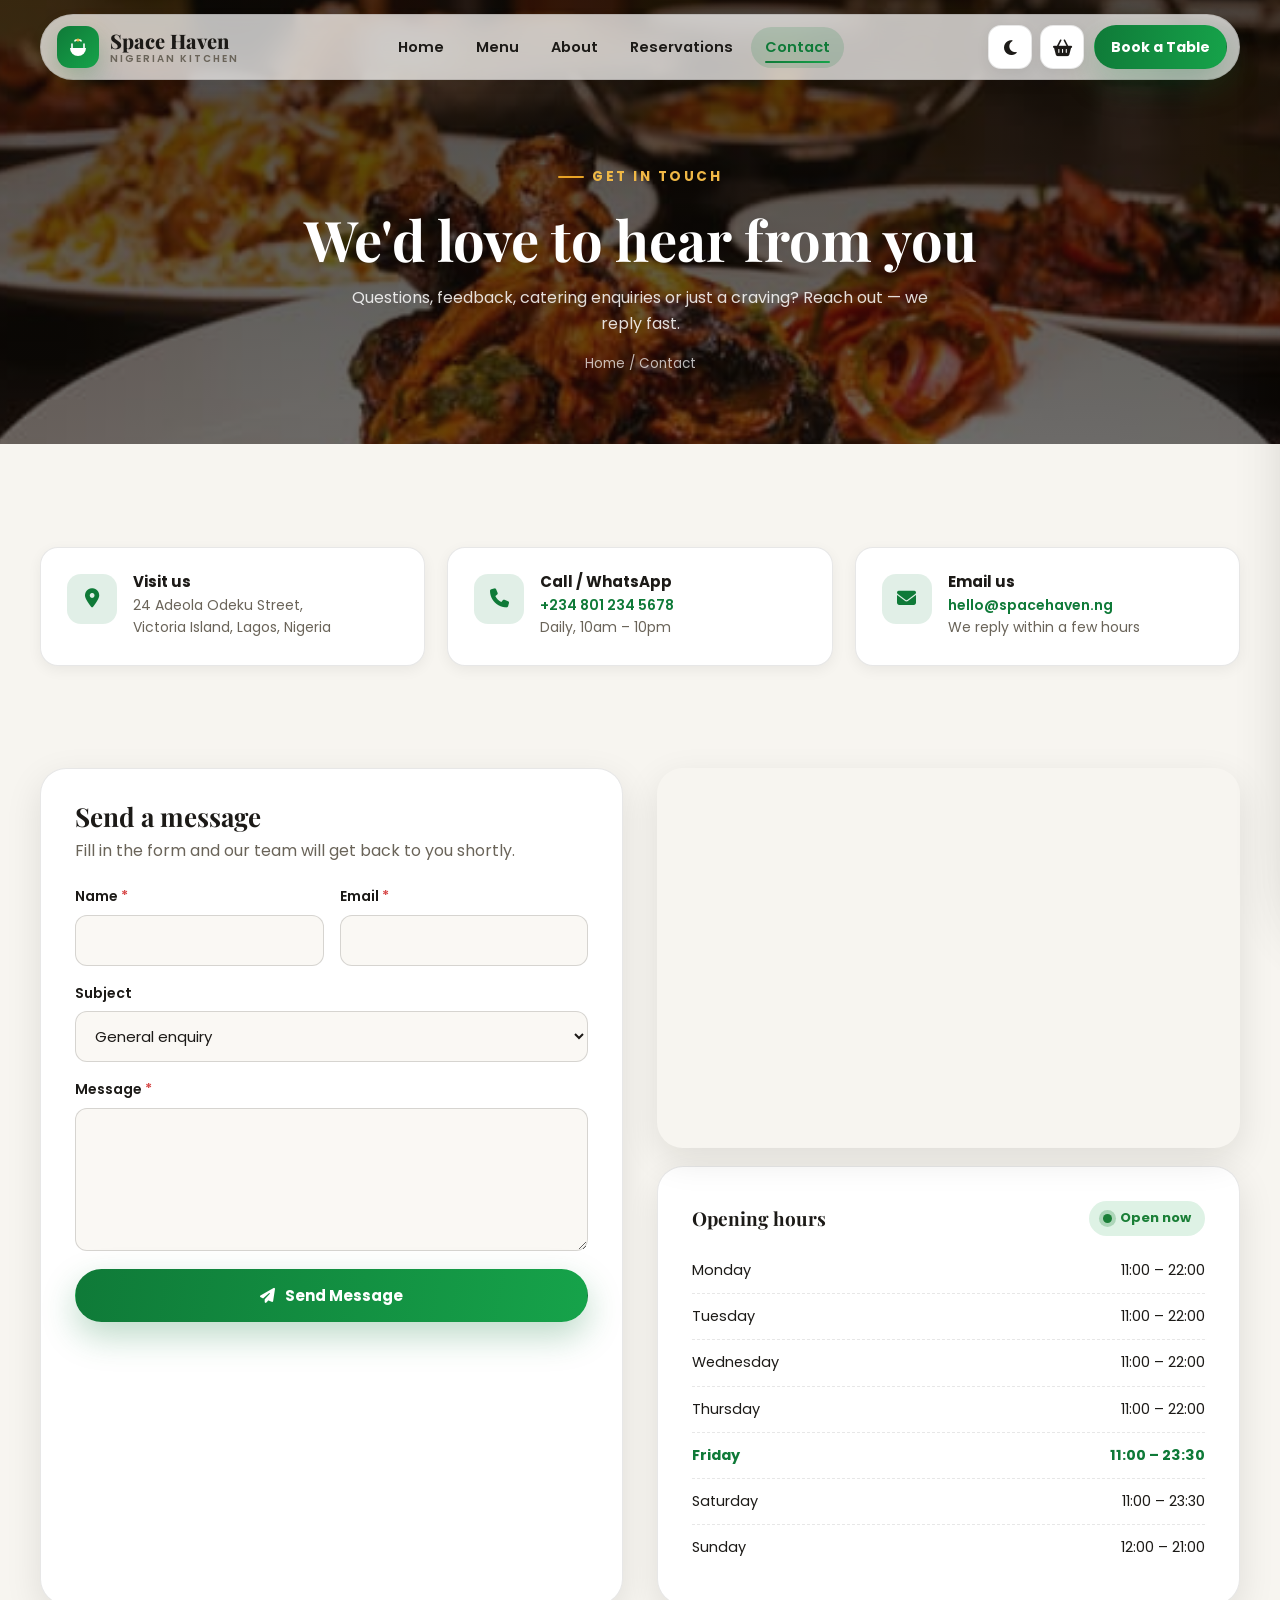
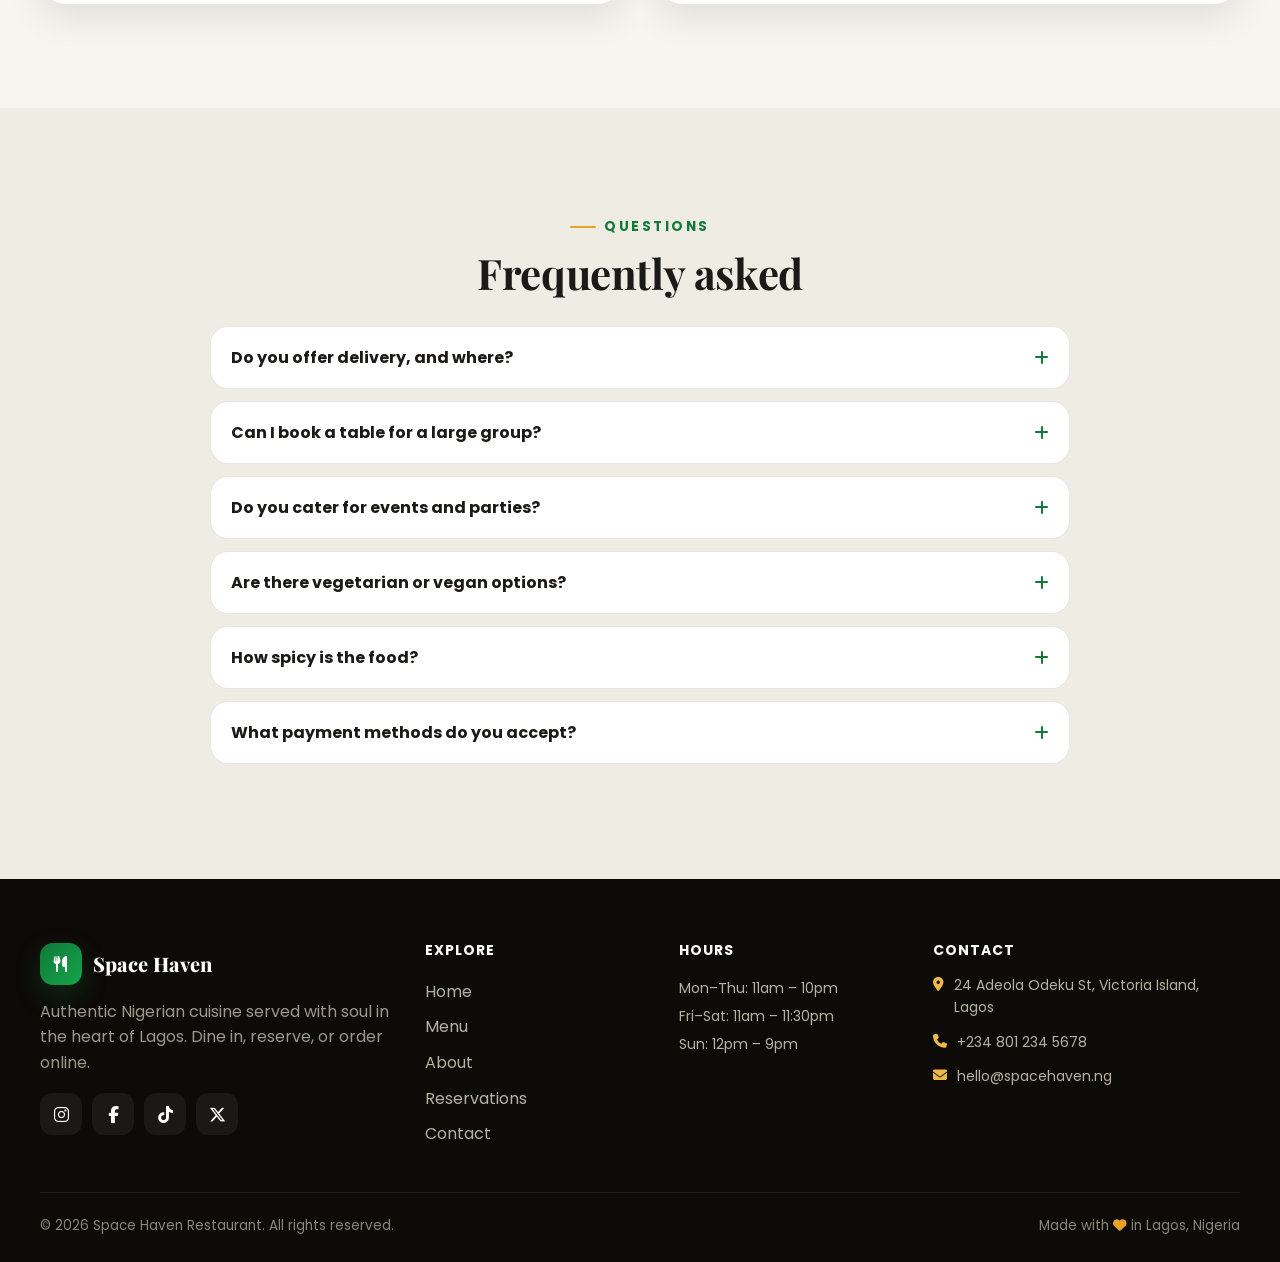
<file: contact.html>
<!DOCTYPE html>
<html lang="en" data-theme="light">
<head>
  <meta charset="UTF-8" />
  <meta name="viewport" content="width=device-width, initial-scale=1.0" />
  <title>Contact & FAQ — Space Haven Nigerian Cuisine</title>
  <meta name="description" content="Get in touch with Space Haven in Victoria Island, Lagos. Find our address, phone, email, opening hours, live map and answers to frequently asked questions." />
  <meta name="theme-color" content="#0f7a38" />
  <link rel="icon" href="data:image/svg+xml,%3Csvg xmlns='http://www.w3.org/2000/svg' viewBox='0 0 32 32'%3E%3Crect width='32' height='32' rx='8' fill='%230f7a38'/%3E%3Cpath d='M8 18h16a8 8 0 0 1-16 0Z' fill='%23fff'/%3E%3Ccircle cx='16' cy='9' r='3' fill='%23f0b846'/%3E%3C/svg%3E" />
  <link rel="preconnect" href="https://fonts.googleapis.com">
  <link rel="preconnect" href="https://fonts.gstatic.com" crossorigin>
  <link href="https://fonts.googleapis.com/css2?family=Playfair+Display:ital,wght@0,600;0,700;1,600&family=Poppins:wght@300;400;500;600;700;800&display=swap" rel="stylesheet">
  <link rel="stylesheet" href="https://cdnjs.cloudflare.com/ajax/libs/font-awesome/6.5.2/css/all.min.css" crossorigin="anonymous" referrerpolicy="no-referrer" />
  <link rel="stylesheet" href="css/styles.css" />
</head>

<body>
  <a class="skip-link" href="#main">Skip to content</a>

  <header class="site-header">
    <nav class="nav" aria-label="Primary">
      <a class="brand" href="index.html" aria-label="Space Haven home">
        <span class="brand-badge" aria-hidden="true"><svg viewBox="0 0 24 24" fill="none"><path d="M4 13h16a8 8 0 0 1-16 0Z" fill="currentColor"/><path d="M6 13V9m12 4V9M9 6c0-1.5 6-1.5 6 0" stroke="currentColor" stroke-width="1.6" stroke-linecap="round"/><circle cx="12" cy="5" r="1.6" fill="#f0b846"/></svg></span>
        <span class="brand-name">Space Haven<small>Nigerian Kitchen</small></span>
      </a>
      <div class="nav-links"><a href="index.html">Home</a><a href="menu.html">Menu</a><a href="about.html">About</a><a href="reservations.html">Reservations</a><a href="contact.html">Contact</a></div>
      <div class="nav-actions">
        <button class="icon-btn theme-toggle" data-theme-toggle type="button" aria-label="Toggle dark mode"><i class="fa-solid fa-moon"></i><i class="fa-solid fa-sun"></i></button>
        <button class="icon-btn" data-open-cart type="button" aria-label="Open cart"><i class="fa-solid fa-basket-shopping"></i><span class="cart-count" aria-hidden="true">0</span></button>
        <a class="btn primary small" href="reservations.html" style="margin-left:2px">Book a Table</a>
        <button class="icon-btn nav-toggle" type="button" aria-label="Open menu" aria-controls="drawer"><span class="hamburger" aria-hidden="true"><span></span><span></span><span></span></span></button>
      </div>
    </nav>
  </header>

  <div class="drawer-backdrop"></div>
  <aside class="drawer" id="drawer" role="dialog" aria-modal="true" aria-label="Mobile menu">
    <div class="drawer-head"><span class="brand"><span class="brand-badge" aria-hidden="true"><i class="fa-solid fa-utensils" style="font-size:16px"></i></span><span class="brand-name">Space Haven</span></span><button class="icon-btn" id="drawerClose" type="button" aria-label="Close menu"><i class="fa-solid fa-xmark"></i></button></div>
    <nav class="drawer-links" aria-label="Mobile"><a href="index.html">Home</a><a href="menu.html">Menu</a><a href="about.html">About</a><a href="reservations.html">Reservations</a><a href="contact.html">Contact</a></nav>
    <div class="drawer-foot"><a class="btn primary block" href="reservations.html">Book a Table</a><div class="drawer-social"><a href="#" aria-label="Instagram"><i class="fab fa-instagram"></i></a><a href="#" aria-label="Facebook"><i class="fab fa-facebook-f"></i></a><a href="#" aria-label="TikTok"><i class="fab fa-tiktok"></i></a><a href="#" aria-label="X"><i class="fab fa-x-twitter"></i></a></div></div>
  </aside>

  <aside class="cart-drawer" id="cartDrawer" role="dialog" aria-modal="true" aria-label="Shopping cart">
    <div class="cart-head"><h3>Your Order</h3><button class="icon-btn" id="cartClose" type="button" aria-label="Close cart"><i class="fa-solid fa-xmark"></i></button></div>
    <div class="cart-items" id="cartItems"></div>
    <div class="cart-foot"><div class="cart-line"><span>Subtotal</span><span data-cart-subtotal>₦0</span></div><div class="cart-line"><span>Delivery</span><span data-cart-delivery>₦0</span></div><div class="cart-line total"><span>Total</span><span data-cart-total>₦0</span></div><a class="btn primary block" href="menu.html#checkout">Checkout</a></div>
  </aside>

  <main id="main">
    <section class="page-hero">
      <div class="hero-bg"><img src="images/ambience 3.jpg" alt="" aria-hidden="true"></div>
      <div class="container" style="position:relative;z-index:2">
        <p class="eyebrow" style="justify-content:center;color:var(--accent-2)">Get in touch</p>
        <h1>We'd love to hear from you</h1>
        <p>Questions, feedback, catering enquiries or just a craving? Reach out — we reply fast.</p>
        <nav class="breadcrumb"><a href="index.html">Home</a> / Contact</nav>
      </div>
    </section>

    <!-- Contact info cards -->
    <section class="section" style="padding-bottom:0">
      <div class="container grid cols-3">
        <div class="card info-card" data-reveal><div class="ic"><i class="fa-solid fa-location-dot"></i></div><div><h4>Visit us</h4><p>24 Adeola Odeku Street,<br>Victoria Island, Lagos, Nigeria</p></div></div>
        <div class="card info-card" data-reveal data-delay="1"><div class="ic"><i class="fa-solid fa-phone"></i></div><div><h4>Call / WhatsApp</h4><p><a href="tel:+2348012345678" style="color:var(--brand);font-weight:600">+234 801 234 5678</a><br>Daily, 10am – 10pm</p></div></div>
        <div class="card info-card" data-reveal data-delay="2"><div class="ic"><i class="fa-solid fa-envelope"></i></div><div><h4>Email us</h4><p><a href="mailto:hello@spacehaven.ng" style="color:var(--brand);font-weight:600">hello@spacehaven.ng</a><br>We reply within a few hours</p></div></div>
      </div>
    </section>

    <!-- Form + map -->
    <section class="section">
      <div class="container contact-grid">
        <form class="form-card" id="contactForm" novalidate data-reveal>
          <h2 style="margin:0 0 6px;font-size:26px">Send a message</h2>
          <p style="color:var(--muted);margin:0 0 22px">Fill in the form and our team will get back to you shortly.</p>
          <div class="form-grid">
            <div class="field-group">
              <label for="m-name">Name <span class="req">*</span></label>
              <input class="field" id="m-name" name="name" type="text" autocomplete="name" required>
              <span class="err-msg">Please enter your name.</span>
            </div>
            <div class="field-group">
              <label for="m-email">Email <span class="req">*</span></label>
              <input class="field" id="m-email" name="email" type="email" autocomplete="email" required>
              <span class="err-msg">Enter a valid email.</span>
            </div>
            <div class="field-group full">
              <label for="m-subject">Subject</label>
              <select class="field" id="m-subject" name="subject">
                <option>General enquiry</option><option>Catering & events</option><option>Feedback</option><option>Careers</option><option>Press</option>
              </select>
            </div>
            <div class="field-group full">
              <label for="m-message">Message <span class="req">*</span></label>
              <textarea class="field" id="m-message" name="message" rows="5" required></textarea>
              <span class="err-msg">Please write a short message.</span>
            </div>
          </div>
          <button class="btn primary block" type="submit" style="margin-top:18px"><i class="fa-solid fa-paper-plane"></i> Send Message</button>
        </form>

        <div data-reveal data-delay="1" style="display:flex;flex-direction:column;gap:18px">
          <iframe class="map" title="Space Haven location on Google Maps" loading="lazy" referrerpolicy="no-referrer-when-downgrade" allowfullscreen
            src="https://www.google.com/maps?q=Adeola+Odeku+Street,+Victoria+Island,+Lagos&output=embed"></iframe>
          <div class="form-card">
            <div style="display:flex;align-items:center;justify-content:space-between;margin-bottom:12px"><h3 style="margin:0;font-size:19px">Opening hours</h3><span id="openStatus" class="open-pill"></span></div>
            <ul class="hours-list">
              <li><span>Monday</span><span>11:00 – 22:00</span></li>
              <li><span>Tuesday</span><span>11:00 – 22:00</span></li>
              <li><span>Wednesday</span><span>11:00 – 22:00</span></li>
              <li><span>Thursday</span><span>11:00 – 22:00</span></li>
              <li><span>Friday</span><span>11:00 – 23:30</span></li>
              <li><span>Saturday</span><span>11:00 – 23:30</span></li>
              <li><span>Sunday</span><span>12:00 – 21:00</span></li>
            </ul>
          </div>
        </div>
      </div>
    </section>

    <!-- FAQ -->
    <section class="section tint">
      <div class="container" style="max-width:860px">
        <div class="center"><p class="eyebrow" data-reveal>Questions</p><h2 class="section-title" data-reveal data-delay="1">Frequently asked</h2></div>
        <div style="margin-top:30px" data-reveal>
          <div class="faq-item"><button class="faq-q" type="button" aria-expanded="false">Do you offer delivery, and where? <i class="fa-solid fa-plus"></i></button><div class="faq-a"><div class="faq-a-inner">Yes! We deliver across Lagos Island and Mainland. Delivery is ₦1,500, and free on orders over ₦15,000. Average delivery time is about 30 minutes.</div></div></div>
          <div class="faq-item"><button class="faq-q" type="button" aria-expanded="false">Can I book a table for a large group? <i class="fa-solid fa-plus"></i></button><div class="faq-a"><div class="faq-a-inner">Absolutely. Use our <a href="reservations.html" style="color:var(--brand);font-weight:600">reservations page</a> for parties up to 9. For 10 or more, please call +234 801 234 5678 so we can arrange the perfect space.</div></div></div>
          <div class="faq-item"><button class="faq-q" type="button" aria-expanded="false">Do you cater for events and parties? <i class="fa-solid fa-plus"></i></button><div class="faq-a"><div class="faq-a-inner">We cater weddings, corporate events and celebrations of all sizes. Send us a message with the <b>Catering & events</b> subject and we'll build a custom menu with you.</div></div></div>
          <div class="faq-item"><button class="faq-q" type="button" aria-expanded="false">Are there vegetarian or vegan options? <i class="fa-solid fa-plus"></i></button><div class="faq-a"><div class="faq-a-inner">Yes — look for the <span class="tag veg" style="display:inline-flex"><i class="fa-solid fa-leaf"></i>Veg</span> tag on our menu. Dishes like fried plantain and puff puff are vegetarian, and many soups can be made vegan on request.</div></div></div>
          <div class="faq-item"><button class="faq-q" type="button" aria-expanded="false">How spicy is the food? <i class="fa-solid fa-plus"></i></button><div class="faq-a"><div class="faq-a-inner">Nigerian food loves pepper! Dishes marked <span class="tag spicy" style="display:inline-flex"><i class="fa-solid fa-pepper-hot"></i>Spicy</span> pack heat, but we can adjust spice levels for most dishes — just add a note to your order.</div></div></div>
          <div class="faq-item"><button class="faq-q" type="button" aria-expanded="false">What payment methods do you accept? <i class="fa-solid fa-plus"></i></button><div class="faq-a"><div class="faq-a-inner">We accept card, cash and bank transfer, both in-store and on delivery. You can select your preferred method at checkout.</div></div></div>
        </div>
      </div>
    </section>
  </main>

  <footer class="site-footer">
    <div class="container footer-grid">
      <div class="footer-brand"><span class="brand"><span class="brand-badge" aria-hidden="true"><i class="fa-solid fa-utensils" style="font-size:16px"></i></span><span class="brand-name" style="color:#fff">Space Haven</span></span><p>Authentic Nigerian cuisine served with soul in the heart of Lagos. Dine in, reserve, or order online.</p><div class="footer-social"><a href="#" aria-label="Instagram"><i class="fab fa-instagram"></i></a><a href="#" aria-label="Facebook"><i class="fab fa-facebook-f"></i></a><a href="#" aria-label="TikTok"><i class="fab fa-tiktok"></i></a><a href="#" aria-label="X"><i class="fab fa-x-twitter"></i></a></div></div>
      <div><h4>Explore</h4><a href="index.html">Home</a><br><a href="menu.html">Menu</a><br><a href="about.html">About</a><br><a href="reservations.html">Reservations</a><br><a href="contact.html">Contact</a></div>
      <div><h4>Hours</h4><p style="color:#b7b1a3;font-size:14px;line-height:2">Mon–Thu: 11am – 10pm<br>Fri–Sat: 11am – 11:30pm<br>Sun: 12pm – 9pm</p></div>
      <div><h4>Contact</h4><ul class="footer-contact"><li><i class="fa-solid fa-location-dot"></i> 24 Adeola Odeku St, Victoria Island, Lagos</li><li><i class="fa-solid fa-phone"></i> +234 801 234 5678</li><li><i class="fa-solid fa-envelope"></i> hello@spacehaven.ng</li></ul></div>
    </div>
    <div class="container footer-bottom"><span>© <span data-year>2025</span> Space Haven Restaurant. All rights reserved.</span><span>Made with <i class="fa-solid fa-heart" style="color:#e8a325"></i> in Lagos, Nigeria</span></div>
  </footer>

  <button class="icon-btn to-top" type="button" aria-label="Back to top"><i class="fa-solid fa-arrow-up"></i></button>

  <script src="js/data.js"></script>
  <script src="js/app.js"></script>
  <script>
    (function () {
      const form = document.getElementById("contactForm");
      form.addEventListener("submit", (e) => {
        e.preventDefault();
        if (!window.SH.validateForm(form)) { window.SH.toast("Please fix the highlighted fields.", "error"); return; }
        window.SH.toast("Thanks! Your message is on its way — we'll reply soon.", "success", "Message sent");
        form.reset();
      });
    })();
  </script>
</body>
</html>
</file>
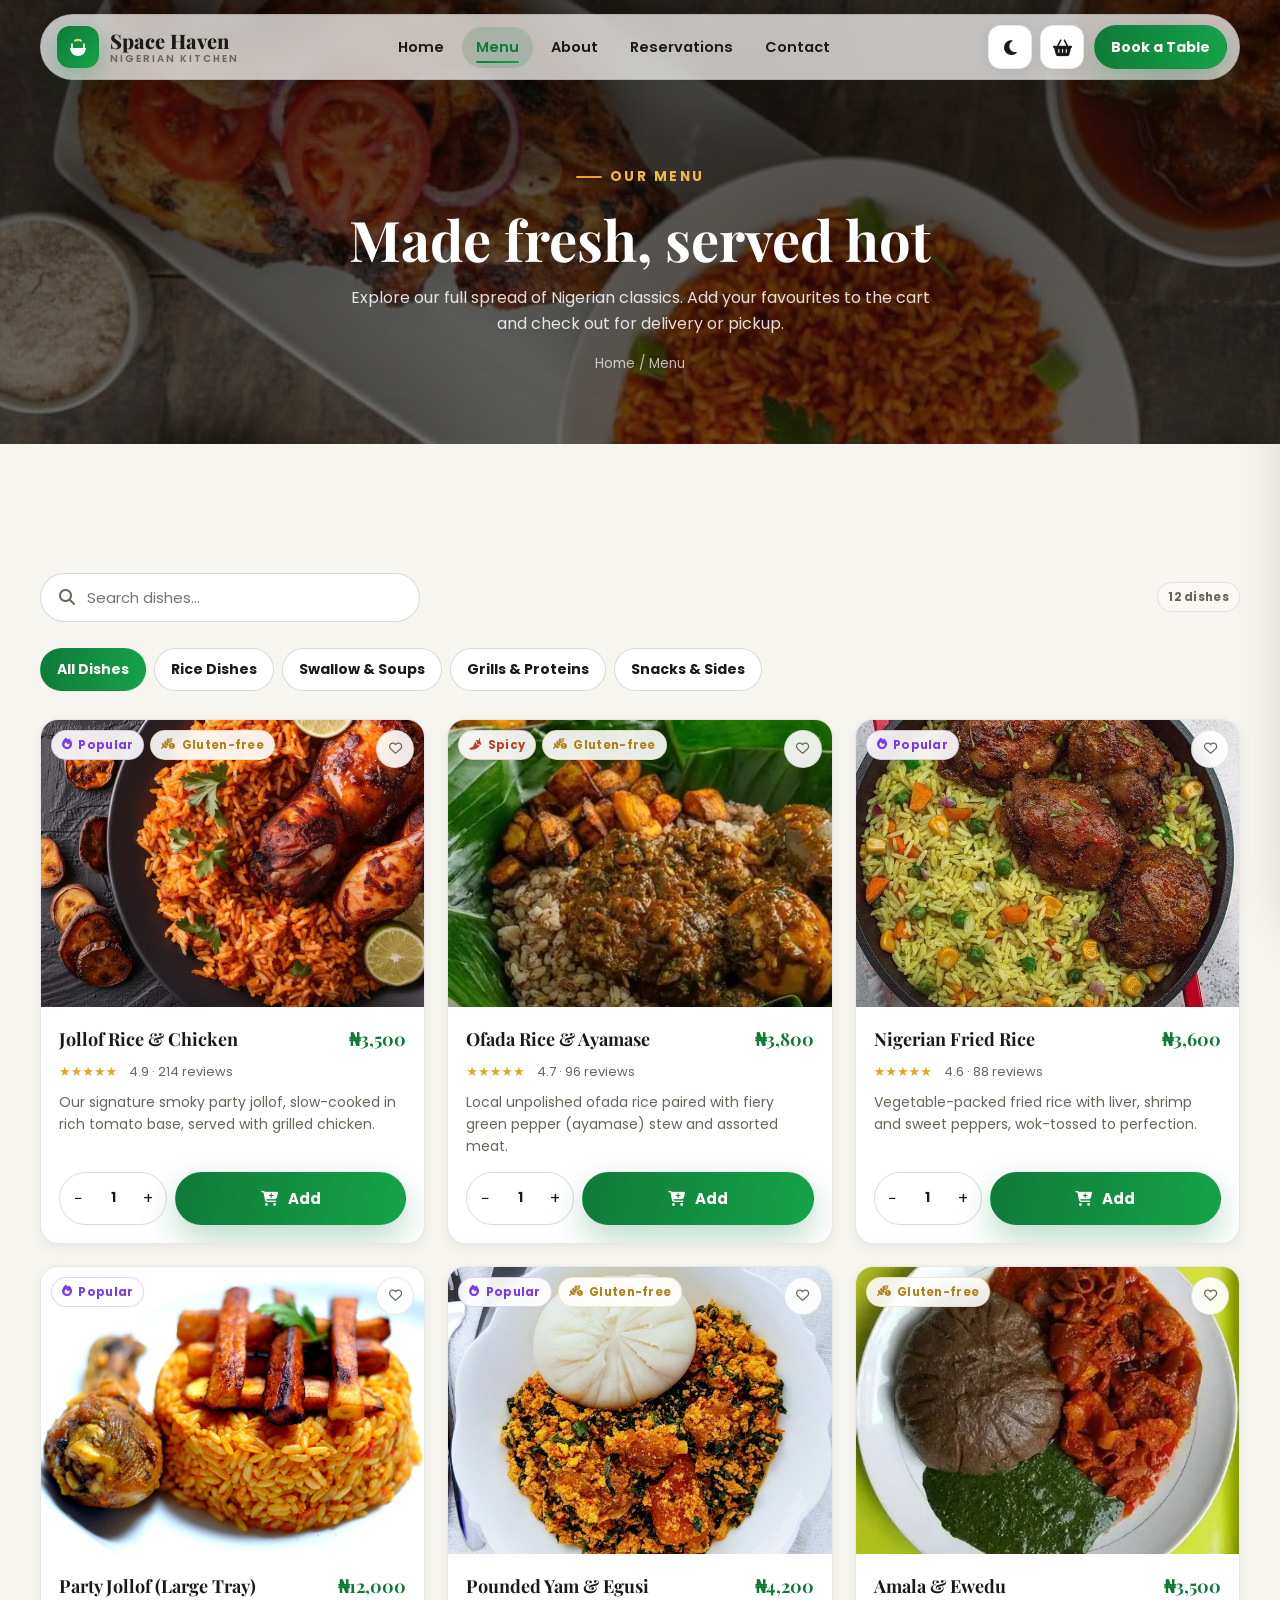
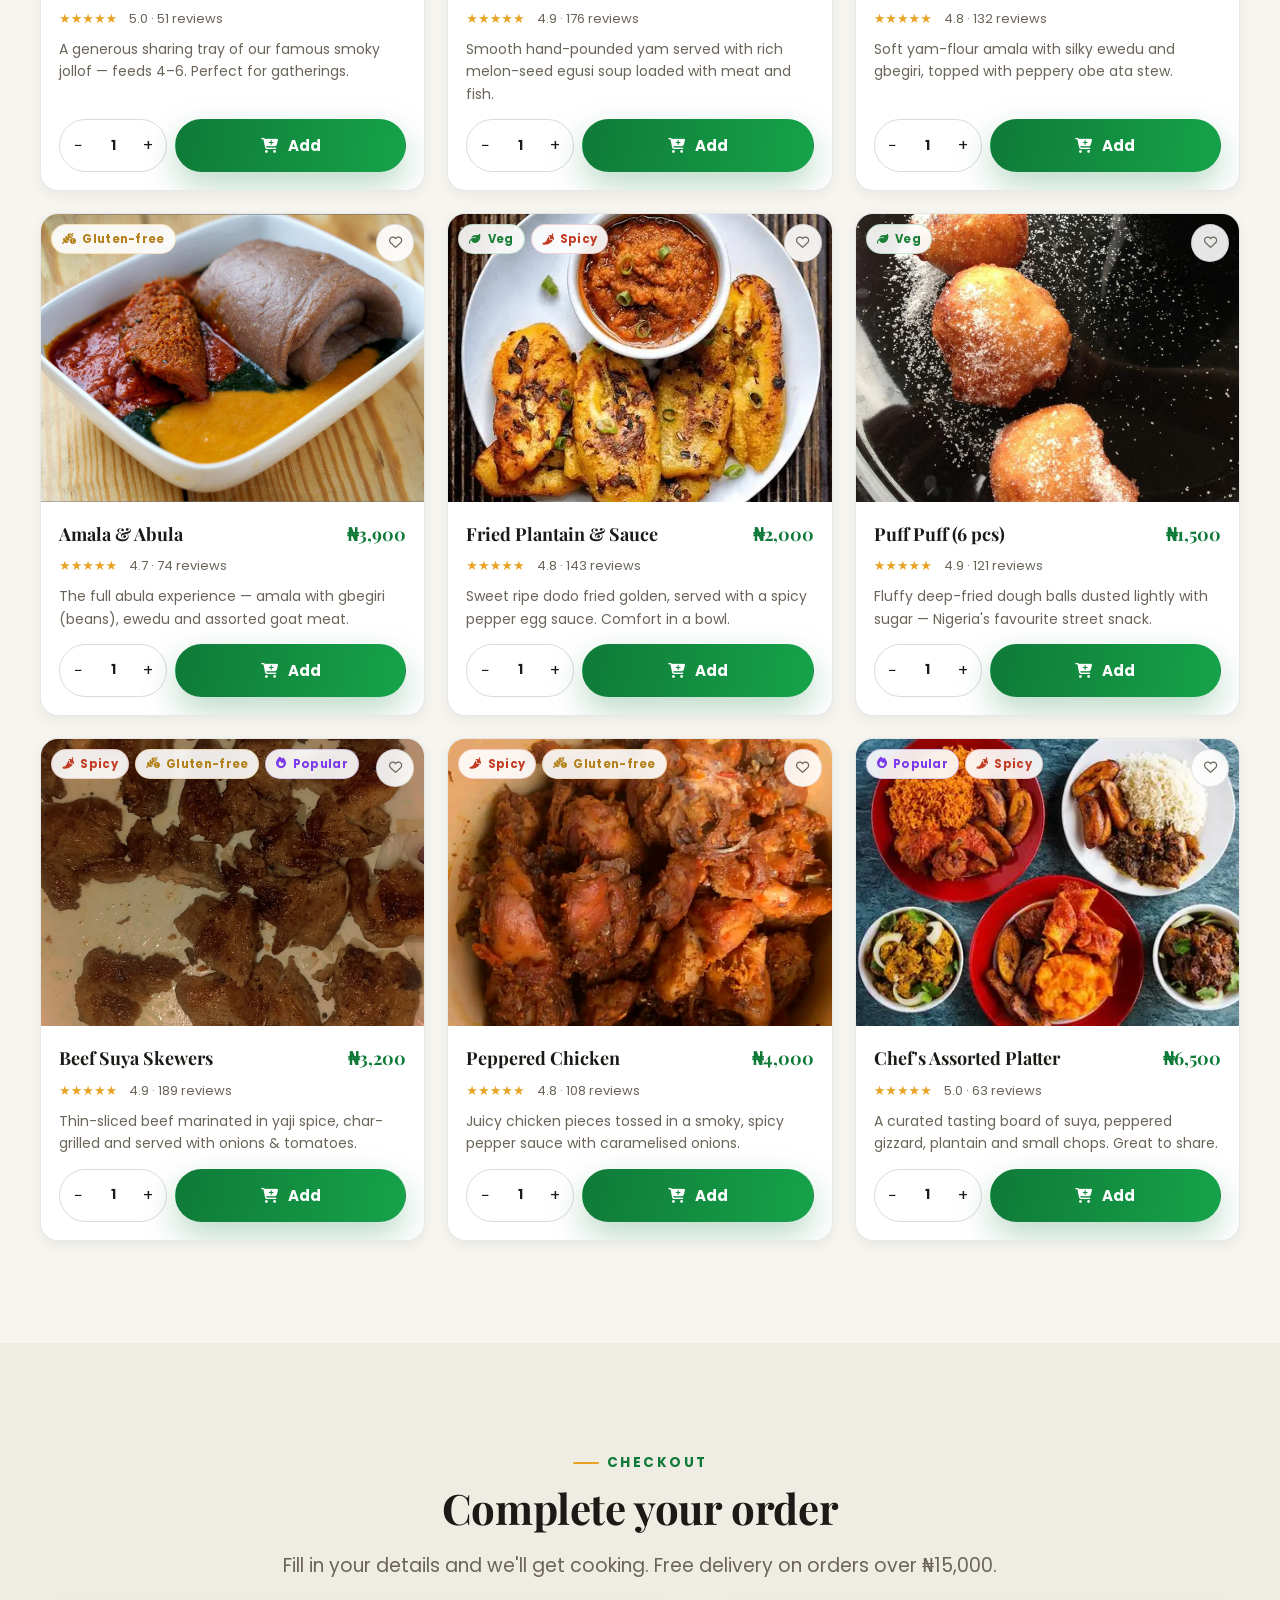
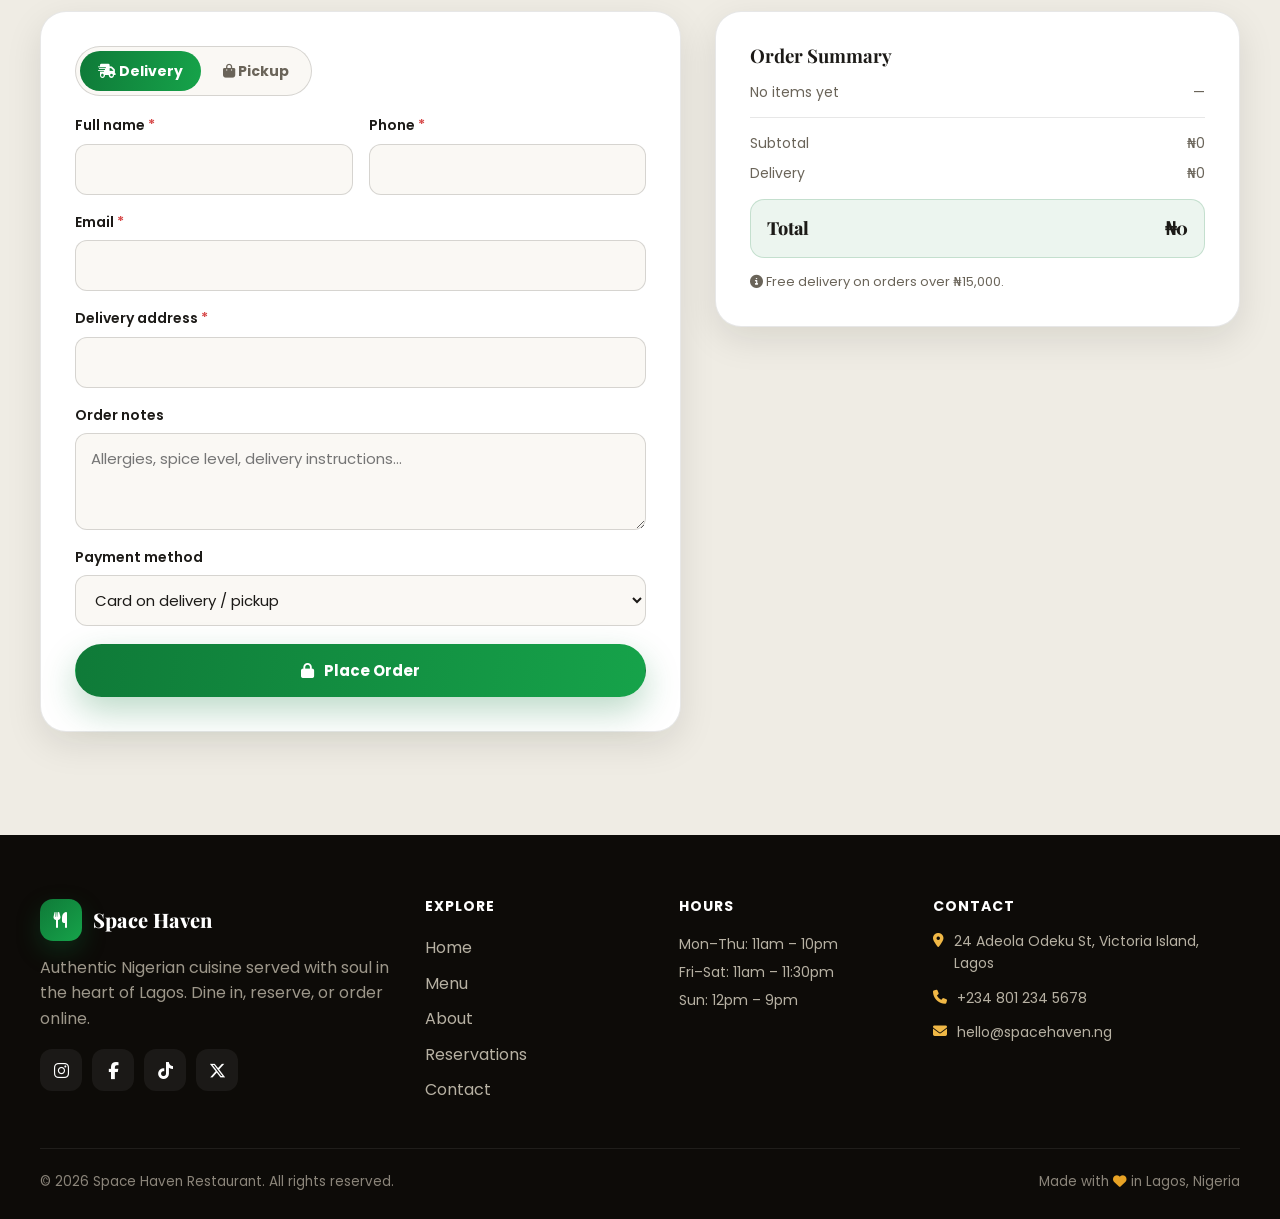
<file: menu.html>
<!DOCTYPE html>
<html lang="en" data-theme="light">
<head>
  <meta charset="UTF-8" />
  <meta name="viewport" content="width=device-width, initial-scale=1.0" />
  <title>Menu & Online Ordering — Space Haven Nigerian Cuisine</title>
  <meta name="description" content="Browse Space Haven's full Nigerian menu — jollof rice, pounded yam & egusi, suya, ofada, plantain and more. Add to cart and order online for delivery or pickup in Lagos." />
  <meta name="theme-color" content="#0f7a38" />
  <link rel="icon" href="data:image/svg+xml,%3Csvg xmlns='http://www.w3.org/2000/svg' viewBox='0 0 32 32'%3E%3Crect width='32' height='32' rx='8' fill='%230f7a38'/%3E%3Cpath d='M8 18h16a8 8 0 0 1-16 0Z' fill='%23fff'/%3E%3Ccircle cx='16' cy='9' r='3' fill='%23f0b846'/%3E%3C/svg%3E" />
  <link rel="preconnect" href="https://fonts.googleapis.com">
  <link rel="preconnect" href="https://fonts.gstatic.com" crossorigin>
  <link href="https://fonts.googleapis.com/css2?family=Playfair+Display:ital,wght@0,600;0,700;1,600&family=Poppins:wght@300;400;500;600;700;800&display=swap" rel="stylesheet">
  <link rel="stylesheet" href="https://cdnjs.cloudflare.com/ajax/libs/font-awesome/6.5.2/css/all.min.css" crossorigin="anonymous" referrerpolicy="no-referrer" />
  <link rel="stylesheet" href="css/styles.css" />
</head>

<body>
  <a class="skip-link" href="#main">Skip to content</a>

  <header class="site-header">
    <nav class="nav" aria-label="Primary">
      <a class="brand" href="index.html" aria-label="Space Haven home">
        <span class="brand-badge" aria-hidden="true"><svg viewBox="0 0 24 24" fill="none"><path d="M4 13h16a8 8 0 0 1-16 0Z" fill="currentColor"/><path d="M6 13V9m12 4V9M9 6c0-1.5 6-1.5 6 0" stroke="currentColor" stroke-width="1.6" stroke-linecap="round"/><circle cx="12" cy="5" r="1.6" fill="#f0b846"/></svg></span>
        <span class="brand-name">Space Haven<small>Nigerian Kitchen</small></span>
      </a>
      <div class="nav-links">
        <a href="index.html">Home</a><a href="menu.html">Menu</a><a href="about.html">About</a><a href="reservations.html">Reservations</a><a href="contact.html">Contact</a>
      </div>
      <div class="nav-actions">
        <button class="icon-btn theme-toggle" data-theme-toggle type="button" aria-label="Toggle dark mode"><i class="fa-solid fa-moon"></i><i class="fa-solid fa-sun"></i></button>
        <button class="icon-btn" data-open-cart type="button" aria-label="Open cart"><i class="fa-solid fa-basket-shopping"></i><span class="cart-count" aria-hidden="true">0</span></button>
        <a class="btn primary small" href="reservations.html" style="margin-left:2px">Book a Table</a>
        <button class="icon-btn nav-toggle" type="button" aria-label="Open menu" aria-controls="drawer"><span class="hamburger" aria-hidden="true"><span></span><span></span><span></span></span></button>
      </div>
    </nav>
  </header>

  <div class="drawer-backdrop"></div>
  <aside class="drawer" id="drawer" role="dialog" aria-modal="true" aria-label="Mobile menu">
    <div class="drawer-head">
      <span class="brand"><span class="brand-badge" aria-hidden="true"><i class="fa-solid fa-utensils" style="font-size:16px"></i></span><span class="brand-name">Space Haven</span></span>
      <button class="icon-btn" id="drawerClose" type="button" aria-label="Close menu"><i class="fa-solid fa-xmark"></i></button>
    </div>
    <nav class="drawer-links" aria-label="Mobile"><a href="index.html">Home</a><a href="menu.html">Menu</a><a href="about.html">About</a><a href="reservations.html">Reservations</a><a href="contact.html">Contact</a></nav>
    <div class="drawer-foot">
      <a class="btn primary block" href="reservations.html">Book a Table</a>
      <div class="drawer-social"><a href="#" aria-label="Instagram"><i class="fab fa-instagram"></i></a><a href="#" aria-label="Facebook"><i class="fab fa-facebook-f"></i></a><a href="#" aria-label="TikTok"><i class="fab fa-tiktok"></i></a><a href="#" aria-label="X"><i class="fab fa-x-twitter"></i></a></div>
    </div>
  </aside>

  <aside class="cart-drawer" id="cartDrawer" role="dialog" aria-modal="true" aria-label="Shopping cart">
    <div class="cart-head"><h3>Your Order</h3><button class="icon-btn" id="cartClose" type="button" aria-label="Close cart"><i class="fa-solid fa-xmark"></i></button></div>
    <div class="cart-items" id="cartItems"></div>
    <div class="cart-foot">
      <div class="cart-line"><span>Subtotal</span><span data-cart-subtotal>₦0</span></div>
      <div class="cart-line"><span>Delivery</span><span data-cart-delivery>₦0</span></div>
      <div class="cart-line total"><span>Total</span><span data-cart-total>₦0</span></div>
      <a class="btn primary block" href="#checkout" id="goCheckout">Checkout</a>
    </div>
  </aside>

  <main id="main">
    <!-- Page hero -->
    <section class="page-hero">
      <div class="hero-bg"><img src="images/best-nigerian-food.jpg" alt="" aria-hidden="true"></div>
      <div class="container" style="position:relative;z-index:2">
        <p class="eyebrow" style="justify-content:center;color:var(--accent-2)">Our Menu</p>
        <h1>Made fresh, served hot</h1>
        <p>Explore our full spread of Nigerian classics. Add your favourites to the cart and check out for delivery or pickup.</p>
        <nav class="breadcrumb"><a href="index.html">Home</a> / Menu</nav>
      </div>
    </section>

    <!-- Menu -->
    <section class="section">
      <div class="container">
        <div class="menu-toolbar">
          <label class="search-box">
            <i class="fa-solid fa-magnifying-glass"></i>
            <input type="search" id="menuSearch" placeholder="Search dishes…" aria-label="Search dishes">
          </label>
          <span class="tag" id="menuCount">All dishes</span>
        </div>

        <div class="filter-btns" role="tablist" aria-label="Menu categories">
          <button class="chip active" data-filter="all" role="tab" aria-selected="true">All Dishes</button>
          <button class="chip" data-filter="rice" role="tab" aria-selected="false">Rice Dishes</button>
          <button class="chip" data-filter="swallow" role="tab" aria-selected="false">Swallow &amp; Soups</button>
          <button class="chip" data-filter="grills" role="tab" aria-selected="false">Grills &amp; Proteins</button>
          <button class="chip" data-filter="sides" role="tab" aria-selected="false">Snacks &amp; Sides</button>
        </div>

        <div class="menu-grid" id="menuGrid" style="margin-top:28px" aria-live="polite"></div>
        <div class="menu-empty" id="menuEmpty"><i class="fa-solid fa-utensils" style="font-size:34px"></i><p style="margin-top:12px">No dishes match your search. Try a different keyword.</p></div>
      </div>
    </section>

    <!-- Checkout -->
    <section class="section tint" id="checkout">
      <div class="container">
        <div class="center" style="margin-bottom:8px">
          <p class="eyebrow" style="justify-content:center">Checkout</p>
          <h2 class="section-title">Complete your order</h2>
          <p class="lead">Fill in your details and we'll get cooking. Free delivery on orders over ₦15,000.</p>
        </div>

        <div class="checkout-grid">
          <form class="form-card" id="checkoutForm" novalidate>
            <div style="margin-bottom:18px">
              <span class="segmented" role="radiogroup" aria-label="Order type">
                <input type="radio" name="ordertype" id="ot-delivery" value="delivery" checked>
                <label for="ot-delivery"><i class="fa-solid fa-truck-fast"></i> Delivery</label>
                <input type="radio" name="ordertype" id="ot-pickup" value="pickup">
                <label for="ot-pickup"><i class="fa-solid fa-bag-shopping"></i> Pickup</label>
              </span>
            </div>

            <div class="form-grid">
              <div class="field-group">
                <label for="c-name">Full name <span class="req">*</span></label>
                <input class="field" id="c-name" name="name" type="text" autocomplete="name" required>
                <span class="err-msg">Please enter your name.</span>
              </div>
              <div class="field-group">
                <label for="c-phone">Phone <span class="req">*</span></label>
                <input class="field" id="c-phone" name="phone" type="tel" autocomplete="tel" required>
                <span class="err-msg">Enter a valid phone number.</span>
              </div>
              <div class="field-group full">
                <label for="c-email">Email <span class="req">*</span></label>
                <input class="field" id="c-email" name="email" type="email" autocomplete="email" required>
                <span class="err-msg">Enter a valid email address.</span>
              </div>
              <div class="field-group full" data-delivery-only>
                <label for="c-address">Delivery address <span class="req">*</span></label>
                <input class="field" id="c-address" name="address" type="text" autocomplete="street-address" required>
                <span class="err-msg">Please enter your delivery address.</span>
              </div>
              <div class="field-group full">
                <label for="c-notes">Order notes</label>
                <textarea class="field" id="c-notes" name="notes" rows="3" placeholder="Allergies, spice level, delivery instructions…"></textarea>
              </div>
              <div class="field-group full">
                <label for="c-pay">Payment method</label>
                <select class="field" id="c-pay" name="payment">
                  <option value="card">Card on delivery / pickup</option>
                  <option value="cash">Cash</option>
                  <option value="transfer">Bank transfer</option>
                </select>
              </div>
            </div>
            <button class="btn primary block" type="submit" style="margin-top:18px"><i class="fa-solid fa-lock"></i> Place Order</button>
          </form>

          <aside class="form-card" aria-label="Order summary">
            <h3 style="margin:0 0 14px">Order Summary</h3>
            <div id="checkoutSummary" style="display:flex;flex-direction:column;gap:8px;margin-bottom:14px"></div>
            <div style="border-top:1px solid var(--line);padding-top:14px;display:flex;flex-direction:column;gap:8px">
              <div class="cart-line"><span>Subtotal</span><span data-cart-subtotal>₦0</span></div>
              <div class="cart-line"><span>Delivery</span><span data-cart-delivery>₦0</span></div>
            </div>
            <div class="total-row" style="margin-top:14px"><span>Total</span><span data-cart-total>₦0</span></div>
            <p style="color:var(--muted);font-size:13px;margin:14px 0 0"><i class="fa-solid fa-circle-info"></i> Free delivery on orders over ₦15,000.</p>
          </aside>
        </div>
      </div>
    </section>
  </main>

  <!-- Footer -->
  <footer class="site-footer">
    <div class="container footer-grid">
      <div class="footer-brand">
        <span class="brand"><span class="brand-badge" aria-hidden="true"><i class="fa-solid fa-utensils" style="font-size:16px"></i></span><span class="brand-name" style="color:#fff">Space Haven</span></span>
        <p>Authentic Nigerian cuisine served with soul in the heart of Lagos. Dine in, reserve, or order online.</p>
        <div class="footer-social"><a href="#" aria-label="Instagram"><i class="fab fa-instagram"></i></a><a href="#" aria-label="Facebook"><i class="fab fa-facebook-f"></i></a><a href="#" aria-label="TikTok"><i class="fab fa-tiktok"></i></a><a href="#" aria-label="X"><i class="fab fa-x-twitter"></i></a></div>
      </div>
      <div><h4>Explore</h4><a href="index.html">Home</a><br><a href="menu.html">Menu</a><br><a href="about.html">About</a><br><a href="reservations.html">Reservations</a><br><a href="contact.html">Contact</a></div>
      <div><h4>Hours</h4><p style="color:#b7b1a3;font-size:14px;line-height:2">Mon–Thu: 11am – 10pm<br>Fri–Sat: 11am – 11:30pm<br>Sun: 12pm – 9pm</p></div>
      <div><h4>Contact</h4><ul class="footer-contact"><li><i class="fa-solid fa-location-dot"></i> 24 Adeola Odeku St, Victoria Island, Lagos</li><li><i class="fa-solid fa-phone"></i> +234 801 234 5678</li><li><i class="fa-solid fa-envelope"></i> hello@spacehaven.ng</li></ul></div>
    </div>
    <div class="container footer-bottom"><span>© <span data-year>2025</span> Space Haven Restaurant. All rights reserved.</span><span>Made with <i class="fa-solid fa-heart" style="color:#e8a325"></i> in Lagos, Nigeria</span></div>
  </footer>

  <button class="icon-btn to-top" type="button" aria-label="Back to top"><i class="fa-solid fa-arrow-up"></i></button>

  <!-- Order confirmation modal -->
  <div class="modal-backdrop" id="orderModal" aria-hidden="true">
    <div class="modal" role="dialog" aria-modal="true" aria-labelledby="orderModalTitle">
      <div class="check"><i class="fa-solid fa-check"></i></div>
      <h3 id="orderModalTitle">Order placed! 🎉</h3>
      <p id="orderModalMsg">Thank you! Your order is confirmed. We'll call you shortly to finalise the details.</p>
      <button class="btn primary block" id="orderModalClose" type="button">Continue</button>
    </div>
  </div>

  <script src="js/data.js"></script>
  <script src="js/app.js"></script>
  <script src="js/menu.js"></script>
  <script>
    /* Checkout logic */
    (function () {
      const form = document.getElementById("checkoutForm");
      const modal = document.getElementById("orderModal");
      const modalMsg = document.getElementById("orderModalMsg");

      /* Toggle delivery address requirement based on order type */
      const addrGroup = document.querySelector("[data-delivery-only]");
      const addrInput = document.getElementById("c-address");
      function syncOrderType() {
        const pickup = document.getElementById("ot-pickup").checked;
        addrGroup.style.display = pickup ? "none" : "";
        if (pickup) { addrInput.required = false; addrInput.classList.remove("invalid"); }
        else addrInput.required = true;
      }
      document.querySelectorAll('input[name="ordertype"]').forEach((r) => r.addEventListener("change", syncOrderType));
      syncOrderType();

      form.addEventListener("submit", (e) => {
        e.preventDefault();
        if (!window.SH.getCart().length) {
          window.SH.toast("Your cart is empty — add a dish first.", "error");
          document.getElementById("menuGrid").scrollIntoView({ behavior: "smooth" });
          return;
        }
        if (!window.SH.validateForm(form)) {
          window.SH.toast("Please fix the highlighted fields.", "error");
          return;
        }
        const type = document.querySelector('input[name="ordertype"]:checked').value;
        const total = document.querySelector("[data-cart-total]").textContent;
        modalMsg.textContent = `Thank you! Your ${type} order totalling ${total} is confirmed. We'll call you shortly to finalise the details.`;
        modal.classList.add("open");
        document.body.classList.add("no-scroll");
        window.SH.clearCart();
        form.reset();
        syncOrderType();
      });

      function closeModal() { modal.classList.remove("open"); document.body.classList.remove("no-scroll"); }
      document.getElementById("orderModalClose").addEventListener("click", closeModal);
      modal.addEventListener("click", (e) => { if (e.target === modal) closeModal(); });

      /* Close cart drawer when jumping to checkout */
      document.getElementById("goCheckout").addEventListener("click", () => window.SH.closeCart());
    })();
  </script>
</body>
</html>
</file>
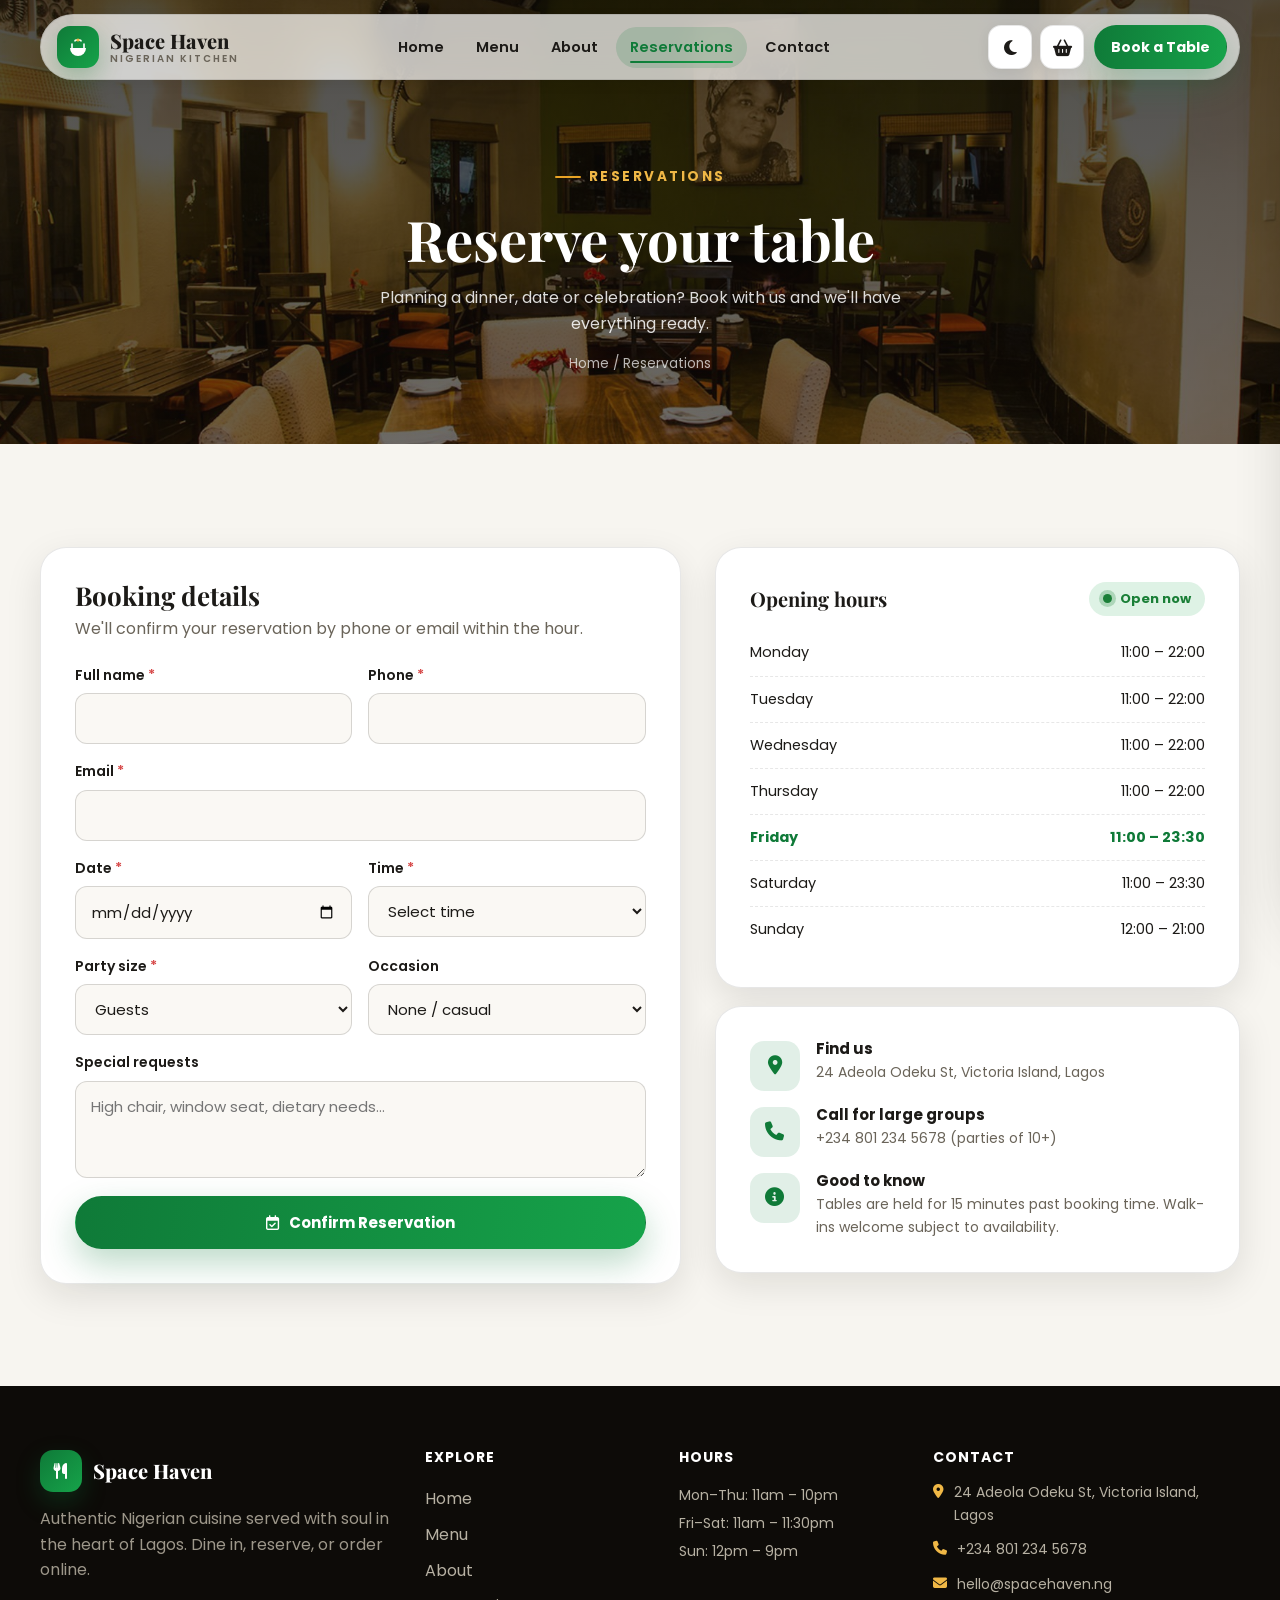
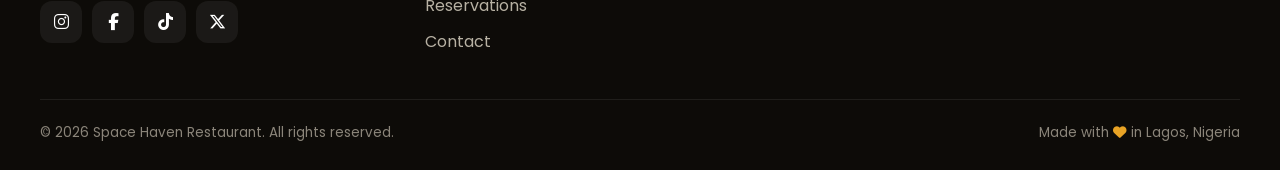
<file: reservations.html>
<!DOCTYPE html>
<html lang="en" data-theme="light">
<head>
  <meta charset="UTF-8" />
  <meta name="viewport" content="width=device-width, initial-scale=1.0" />
  <title>Reserve a Table — Space Haven Nigerian Cuisine</title>
  <meta name="description" content="Book a table at Space Haven in Victoria Island, Lagos. Choose your date, time and party size for an authentic Nigerian dining experience." />
  <meta name="theme-color" content="#0f7a38" />
  <link rel="icon" href="data:image/svg+xml,%3Csvg xmlns='http://www.w3.org/2000/svg' viewBox='0 0 32 32'%3E%3Crect width='32' height='32' rx='8' fill='%230f7a38'/%3E%3Cpath d='M8 18h16a8 8 0 0 1-16 0Z' fill='%23fff'/%3E%3Ccircle cx='16' cy='9' r='3' fill='%23f0b846'/%3E%3C/svg%3E" />
  <link rel="preconnect" href="https://fonts.googleapis.com">
  <link rel="preconnect" href="https://fonts.gstatic.com" crossorigin>
  <link href="https://fonts.googleapis.com/css2?family=Playfair+Display:ital,wght@0,600;0,700;1,600&family=Poppins:wght@300;400;500;600;700;800&display=swap" rel="stylesheet">
  <link rel="stylesheet" href="https://cdnjs.cloudflare.com/ajax/libs/font-awesome/6.5.2/css/all.min.css" crossorigin="anonymous" referrerpolicy="no-referrer" />
  <link rel="stylesheet" href="css/styles.css" />
</head>

<body>
  <a class="skip-link" href="#main">Skip to content</a>

  <header class="site-header">
    <nav class="nav" aria-label="Primary">
      <a class="brand" href="index.html" aria-label="Space Haven home">
        <span class="brand-badge" aria-hidden="true"><svg viewBox="0 0 24 24" fill="none"><path d="M4 13h16a8 8 0 0 1-16 0Z" fill="currentColor"/><path d="M6 13V9m12 4V9M9 6c0-1.5 6-1.5 6 0" stroke="currentColor" stroke-width="1.6" stroke-linecap="round"/><circle cx="12" cy="5" r="1.6" fill="#f0b846"/></svg></span>
        <span class="brand-name">Space Haven<small>Nigerian Kitchen</small></span>
      </a>
      <div class="nav-links"><a href="index.html">Home</a><a href="menu.html">Menu</a><a href="about.html">About</a><a href="reservations.html">Reservations</a><a href="contact.html">Contact</a></div>
      <div class="nav-actions">
        <button class="icon-btn theme-toggle" data-theme-toggle type="button" aria-label="Toggle dark mode"><i class="fa-solid fa-moon"></i><i class="fa-solid fa-sun"></i></button>
        <button class="icon-btn" data-open-cart type="button" aria-label="Open cart"><i class="fa-solid fa-basket-shopping"></i><span class="cart-count" aria-hidden="true">0</span></button>
        <a class="btn primary small" href="reservations.html" style="margin-left:2px">Book a Table</a>
        <button class="icon-btn nav-toggle" type="button" aria-label="Open menu" aria-controls="drawer"><span class="hamburger" aria-hidden="true"><span></span><span></span><span></span></span></button>
      </div>
    </nav>
  </header>

  <div class="drawer-backdrop"></div>
  <aside class="drawer" id="drawer" role="dialog" aria-modal="true" aria-label="Mobile menu">
    <div class="drawer-head"><span class="brand"><span class="brand-badge" aria-hidden="true"><i class="fa-solid fa-utensils" style="font-size:16px"></i></span><span class="brand-name">Space Haven</span></span><button class="icon-btn" id="drawerClose" type="button" aria-label="Close menu"><i class="fa-solid fa-xmark"></i></button></div>
    <nav class="drawer-links" aria-label="Mobile"><a href="index.html">Home</a><a href="menu.html">Menu</a><a href="about.html">About</a><a href="reservations.html">Reservations</a><a href="contact.html">Contact</a></nav>
    <div class="drawer-foot"><a class="btn primary block" href="reservations.html">Book a Table</a><div class="drawer-social"><a href="#" aria-label="Instagram"><i class="fab fa-instagram"></i></a><a href="#" aria-label="Facebook"><i class="fab fa-facebook-f"></i></a><a href="#" aria-label="TikTok"><i class="fab fa-tiktok"></i></a><a href="#" aria-label="X"><i class="fab fa-x-twitter"></i></a></div></div>
  </aside>

  <aside class="cart-drawer" id="cartDrawer" role="dialog" aria-modal="true" aria-label="Shopping cart">
    <div class="cart-head"><h3>Your Order</h3><button class="icon-btn" id="cartClose" type="button" aria-label="Close cart"><i class="fa-solid fa-xmark"></i></button></div>
    <div class="cart-items" id="cartItems"></div>
    <div class="cart-foot"><div class="cart-line"><span>Subtotal</span><span data-cart-subtotal>₦0</span></div><div class="cart-line"><span>Delivery</span><span data-cart-delivery>₦0</span></div><div class="cart-line total"><span>Total</span><span data-cart-total>₦0</span></div><a class="btn primary block" href="menu.html#checkout">Checkout</a></div>
  </aside>

  <main id="main">
    <section class="page-hero">
      <div class="hero-bg"><img src="images/ambience 5.jpg" alt="" aria-hidden="true"></div>
      <div class="container" style="position:relative;z-index:2">
        <p class="eyebrow" style="justify-content:center;color:var(--accent-2)">Reservations</p>
        <h1>Reserve your table</h1>
        <p>Planning a dinner, date or celebration? Book with us and we'll have everything ready.</p>
        <nav class="breadcrumb"><a href="index.html">Home</a> / Reservations</nav>
      </div>
    </section>

    <section class="section">
      <div class="container res-grid">
        <!-- Booking form -->
        <form class="form-card" id="resForm" novalidate data-reveal>
          <h2 style="margin:0 0 6px;font-size:26px">Booking details</h2>
          <p style="color:var(--muted);margin:0 0 22px">We'll confirm your reservation by phone or email within the hour.</p>
          <div class="form-grid">
            <div class="field-group">
              <label for="r-name">Full name <span class="req">*</span></label>
              <input class="field" id="r-name" name="name" type="text" autocomplete="name" required>
              <span class="err-msg">Please enter your name.</span>
            </div>
            <div class="field-group">
              <label for="r-phone">Phone <span class="req">*</span></label>
              <input class="field" id="r-phone" name="phone" type="tel" autocomplete="tel" required>
              <span class="err-msg">Enter a valid phone number.</span>
            </div>
            <div class="field-group full">
              <label for="r-email">Email <span class="req">*</span></label>
              <input class="field" id="r-email" name="email" type="email" autocomplete="email" required>
              <span class="err-msg">Enter a valid email address.</span>
            </div>
            <div class="field-group">
              <label for="r-date">Date <span class="req">*</span></label>
              <input class="field" id="r-date" name="date" type="date" required>
              <span class="err-msg">Choose a date (today or later).</span>
            </div>
            <div class="field-group">
              <label for="r-time">Time <span class="req">*</span></label>
              <select class="field" id="r-time" name="time" required>
                <option value="" disabled selected>Select time</option>
                <option>12:00</option><option>12:30</option><option>13:00</option><option>13:30</option>
                <option>18:00</option><option>18:30</option><option>19:00</option><option>19:30</option>
                <option>20:00</option><option>20:30</option><option>21:00</option>
              </select>
              <span class="err-msg">Please choose a time.</span>
            </div>
            <div class="field-group">
              <label for="r-guests">Party size <span class="req">*</span></label>
              <select class="field" id="r-guests" name="guests" required>
                <option value="" disabled selected>Guests</option>
                <option>1</option><option>2</option><option>3</option><option>4</option><option>5</option>
                <option>6</option><option>7</option><option>8</option><option>9</option><option>10+</option>
              </select>
              <span class="err-msg">Select party size.</span>
            </div>
            <div class="field-group">
              <label for="r-occasion">Occasion</label>
              <select class="field" id="r-occasion" name="occasion">
                <option value="">None / casual</option>
                <option>Birthday</option><option>Anniversary</option><option>Date night</option>
                <option>Business meal</option><option>Family gathering</option>
              </select>
            </div>
            <div class="field-group full">
              <label for="r-notes">Special requests</label>
              <textarea class="field" id="r-notes" name="notes" rows="3" placeholder="High chair, window seat, dietary needs…"></textarea>
            </div>
          </div>
          <button class="btn primary block" type="submit" style="margin-top:18px"><i class="fa-regular fa-calendar-check"></i> Confirm Reservation</button>
        </form>

        <!-- Info sidebar -->
        <aside data-reveal data-delay="1" style="display:flex;flex-direction:column;gap:18px">
          <div class="form-card">
            <div style="display:flex;align-items:center;justify-content:space-between;margin-bottom:14px">
              <h3 style="margin:0;font-size:20px">Opening hours</h3>
              <span id="openStatus" class="open-pill"></span>
            </div>
            <ul class="hours-list">
              <li><span>Monday</span><span>11:00 – 22:00</span></li>
              <li><span>Tuesday</span><span>11:00 – 22:00</span></li>
              <li><span>Wednesday</span><span>11:00 – 22:00</span></li>
              <li><span>Thursday</span><span>11:00 – 22:00</span></li>
              <li><span>Friday</span><span>11:00 – 23:30</span></li>
              <li><span>Saturday</span><span>11:00 – 23:30</span></li>
              <li><span>Sunday</span><span>12:00 – 21:00</span></li>
            </ul>
          </div>
          <div class="form-card">
            <div class="info-card" style="margin-bottom:16px"><div class="ic"><i class="fa-solid fa-location-dot"></i></div><div><h4>Find us</h4><p>24 Adeola Odeku St, Victoria Island, Lagos</p></div></div>
            <div class="info-card" style="margin-bottom:16px"><div class="ic"><i class="fa-solid fa-phone"></i></div><div><h4>Call for large groups</h4><p>+234 801 234 5678 (parties of 10+)</p></div></div>
            <div class="info-card"><div class="ic"><i class="fa-solid fa-circle-info"></i></div><div><h4>Good to know</h4><p>Tables are held for 15 minutes past booking time. Walk-ins welcome subject to availability.</p></div></div>
          </div>
        </aside>
      </div>
    </section>
  </main>

  <footer class="site-footer">
    <div class="container footer-grid">
      <div class="footer-brand"><span class="brand"><span class="brand-badge" aria-hidden="true"><i class="fa-solid fa-utensils" style="font-size:16px"></i></span><span class="brand-name" style="color:#fff">Space Haven</span></span><p>Authentic Nigerian cuisine served with soul in the heart of Lagos. Dine in, reserve, or order online.</p><div class="footer-social"><a href="#" aria-label="Instagram"><i class="fab fa-instagram"></i></a><a href="#" aria-label="Facebook"><i class="fab fa-facebook-f"></i></a><a href="#" aria-label="TikTok"><i class="fab fa-tiktok"></i></a><a href="#" aria-label="X"><i class="fab fa-x-twitter"></i></a></div></div>
      <div><h4>Explore</h4><a href="index.html">Home</a><br><a href="menu.html">Menu</a><br><a href="about.html">About</a><br><a href="reservations.html">Reservations</a><br><a href="contact.html">Contact</a></div>
      <div><h4>Hours</h4><p style="color:#b7b1a3;font-size:14px;line-height:2">Mon–Thu: 11am – 10pm<br>Fri–Sat: 11am – 11:30pm<br>Sun: 12pm – 9pm</p></div>
      <div><h4>Contact</h4><ul class="footer-contact"><li><i class="fa-solid fa-location-dot"></i> 24 Adeola Odeku St, Victoria Island, Lagos</li><li><i class="fa-solid fa-phone"></i> +234 801 234 5678</li><li><i class="fa-solid fa-envelope"></i> hello@spacehaven.ng</li></ul></div>
    </div>
    <div class="container footer-bottom"><span>© <span data-year>2025</span> Space Haven Restaurant. All rights reserved.</span><span>Made with <i class="fa-solid fa-heart" style="color:#e8a325"></i> in Lagos, Nigeria</span></div>
  </footer>

  <button class="icon-btn to-top" type="button" aria-label="Back to top"><i class="fa-solid fa-arrow-up"></i></button>

  <div class="modal-backdrop" id="resModal" aria-hidden="true">
    <div class="modal" role="dialog" aria-modal="true" aria-labelledby="resModalTitle">
      <div class="check"><i class="fa-solid fa-check"></i></div>
      <h3 id="resModalTitle">Reservation requested! 🎉</h3>
      <p id="resModalMsg"></p>
      <button class="btn primary block" id="resModalClose" type="button">Done</button>
    </div>
  </div>

  <script src="js/data.js"></script>
  <script src="js/app.js"></script>
  <script>
    (function () {
      const form = document.getElementById("resForm");
      const dateInput = document.getElementById("r-date");
      const modal = document.getElementById("resModal");
      const modalMsg = document.getElementById("resModalMsg");

      /* Restrict date picker to today onward */
      const today = new Date();
      const iso = today.toISOString().split("T")[0];
      dateInput.min = iso;

      form.addEventListener("submit", (e) => {
        e.preventDefault();
        let ok = window.SH.validateForm(form);
        /* Extra: date not in the past */
        if (dateInput.value && dateInput.value < iso) {
          dateInput.classList.add("invalid");
          dateInput.closest(".field-group").querySelector(".err-msg").classList.add("show");
          ok = false;
        }
        if (!ok) { window.SH.toast("Please complete the highlighted fields.", "error"); return; }

        const name = document.getElementById("r-name").value.trim();
        const guests = document.getElementById("r-guests").value;
        const date = new Date(dateInput.value + "T00:00").toLocaleDateString("en-NG", { weekday: "long", day: "numeric", month: "long" });
        const time = document.getElementById("r-time").value;
        modalMsg.textContent = `Thanks ${name}! We've received your request for ${guests} guest(s) on ${date} at ${time}. We'll confirm by phone or email shortly.`;
        modal.classList.add("open");
        document.body.classList.add("no-scroll");
        form.reset();
        dateInput.min = iso;
      });

      function close() { modal.classList.remove("open"); document.body.classList.remove("no-scroll"); }
      document.getElementById("resModalClose").addEventListener("click", close);
      modal.addEventListener("click", (e) => { if (e.target === modal) close(); });
    })();
  </script>
</body>
</html>
</file>
<file: css/styles.css>
/* =====================================================================
   SPACE HAVEN — Authentic Nigerian Cuisine
   Shared design system + components (light / dark)
   ===================================================================== */

/* ---------- Design tokens ---------- */
:root{
  /* Brand */
  --brand:        #0f7a38;   /* deep Nigerian green */
  --brand-2:      #16a34a;   /* vivid green        */
  --brand-ink:    #0a5427;
  --accent:       #e8a325;   /* jollof gold        */
  --accent-2:     #f0b846;
  --danger:       #d64545;

  /* Neutral surfaces (light) */
  --bg:           #f7f5f0;
  --bg-tint:      #efece4;
  --surface:      #ffffff;
  --surface-2:    #faf8f4;
  --text:         #1c1a17;
  --muted:        #6a6459;
  --line:         rgba(28,26,23,0.10);
  --line-strong:  rgba(28,26,23,0.16);
  --glass:        rgba(255,255,255,0.72);
  --glass-solid:  rgba(255,255,255,0.9);
  --overlay:      rgba(20,17,12,0.55);

  /* Effects */
  --shadow-sm:  0 4px 14px rgba(20,17,12,0.06);
  --shadow:     0 12px 36px rgba(20,17,12,0.10);
  --shadow-lg:  0 24px 70px rgba(20,17,12,0.16);
  --ring:       0 0 0 4px rgba(15,122,56,0.16);

  /* Geometry */
  --maxw: 1200px;
  --radius-sm: 12px;
  --radius: 18px;
  --radius-lg: 26px;
  --radius-pill: 999px;

  /* Motion */
  --ease: cubic-bezier(.22,1,.36,1);
  --fast: 160ms;
  --dur: 300ms;
  --slow: 720ms;

  /* Spacing / type (fluid) */
  --pad-page: clamp(14px, 3vw, 48px);
  --pad-sec:  clamp(56px, 8vw, 104px);
  --pad-card: clamp(16px, 2.6vw, 26px);
  --gap-1: clamp(10px, 1.6vw, 14px);
  --gap-2: clamp(14px, 2.4vw, 22px);
  --gap-3: clamp(20px, 3.4vw, 34px);

  --fs-display: clamp(38px, 6vw, 76px);
  --fs-h1: clamp(32px, 4.6vw, 56px);
  --fs-h2: clamp(26px, 3.4vw, 42px);
  --fs-h3: clamp(19px, 1.8vw, 22px);
  --fs-lead: clamp(16px, 1.7vw, 19px);
  --fs-body: clamp(15px, 1.35vw, 16px);
  --fs-small: clamp(12.5px, 1.2vw, 13.5px);

  --font-head: 'Playfair Display', Georgia, 'Times New Roman', serif;
  --font-body: 'Poppins', system-ui, -apple-system, 'Segoe UI', Roboto, Arial, sans-serif;
}

html[data-theme="dark"]{
  --bg:           #12100d;
  --bg-tint:      #17140f;
  --surface:      #1b1813;
  --surface-2:    #211d17;
  --text:         #f3efe7;
  --muted:        #a9a294;
  --line:         rgba(255,255,255,0.10);
  --line-strong:  rgba(255,255,255,0.18);
  --glass:        rgba(27,24,19,0.72);
  --glass-solid:  rgba(27,24,19,0.94);
  --overlay:      rgba(0,0,0,0.66);
  --shadow-sm:  0 4px 14px rgba(0,0,0,0.35);
  --shadow:     0 14px 40px rgba(0,0,0,0.45);
  --shadow-lg:  0 26px 80px rgba(0,0,0,0.6);
  --brand:      #2fb35f;
  --brand-2:    #34d17a;
  --brand-ink:  #14532b;
  --accent:     #f0b846;
  --ring:       0 0 0 4px rgba(47,179,95,0.22);
}

/* ---------- Reset / base ---------- */
*{ box-sizing: border-box; }
html,body{ height:100%; }
html{ scroll-behavior:smooth; -webkit-text-size-adjust:100%; }

body{
  margin:0;
  font-family: var(--font-body);
  font-size: var(--fs-body);
  line-height: 1.6;
  color: var(--text);
  background: var(--bg);
  overflow-x: hidden;
  -webkit-font-smoothing: antialiased;
  transition: background var(--dur) var(--ease), color var(--dur) var(--ease);
}

body::before{
  /* subtle warm ambient glow */
  content:"";
  position: fixed;
  inset: 0;
  z-index: -1;
  pointer-events: none;
  background:
    radial-gradient(920px 460px at 12% -8%, rgba(232,163,37,0.10), transparent 60%),
    radial-gradient(900px 460px at 92% 4%, rgba(15,122,56,0.12), transparent 62%);
}

h1,h2,h3,h4{ font-family: var(--font-head); font-weight: 700; line-height: 1.1; }
a{ color: inherit; text-decoration: none; }
button{ font-family: inherit; cursor: pointer; }
img{ max-width:100%; display:block; }
ul{ margin:0; padding:0; list-style:none; }

@media (prefers-reduced-motion: reduce){
  html{ scroll-behavior:auto; }
  *,*::before,*::after{
    animation-duration:.001ms!important;
    animation-iteration-count:1!important;
    transition-duration:.001ms!important;
  }
}

:focus-visible{
  outline: 3px solid color-mix(in srgb, var(--brand) 65%, transparent);
  outline-offset: 3px;
  border-radius: 10px;
}

.skip-link{
  position: fixed;
  top: -60px; left: 12px;
  z-index: 3000;
  background: var(--brand);
  color:#fff;
  padding: 10px 16px;
  border-radius: 10px;
  font-weight: 700;
  transition: top var(--fast) var(--ease);
}
.skip-link:focus{ top: 12px; }

/* ---------- Layout helpers ---------- */
.container{
  width: min(var(--maxw), calc(100% - (var(--pad-page) * 2)));
  margin: 0 auto;
}
.section{ padding: var(--pad-sec) 0; }
.section.tint{ background: var(--bg-tint); }
.center{ text-align:center; }

.eyebrow{
  display:inline-flex;
  align-items:center;
  gap:8px;
  font-family: var(--font-body);
  font-weight: 700;
  letter-spacing: 2.5px;
  text-transform: uppercase;
  font-size: var(--fs-small);
  color: var(--brand);
  margin: 0 0 12px;
}
.eyebrow::before{ content:""; width:26px; height:2px; background: var(--accent); border-radius: 2px; }
.center .eyebrow{ justify-content:center; }

.section-title{ font-size: var(--fs-h2); margin: 0 0 16px; letter-spacing:-.4px; }
.lead{ color: var(--muted); font-size: var(--fs-lead); max-width: 70ch; }
.center .lead{ margin-inline:auto; }

.sr-only{
  position:absolute!important; width:1px; height:1px; padding:0; margin:-1px;
  overflow:hidden; clip:rect(0,0,0,0); white-space:nowrap; border:0;
}

/* ---------- Buttons ---------- */
.btn{
  display:inline-flex;
  align-items:center;
  justify-content:center;
  gap:10px;
  border:none;
  border-radius: var(--radius-pill);
  padding: 14px 26px;
  font-weight: 700;
  font-size: 15px;
  color: var(--text);
  background: var(--surface);
  border:1px solid var(--line-strong);
  transition: transform var(--fast) var(--ease), box-shadow var(--fast) var(--ease), background var(--fast) var(--ease), color var(--fast) var(--ease);
  -webkit-tap-highlight-color: transparent;
  white-space: nowrap;
}
.btn:hover{ transform: translateY(-2px); box-shadow: var(--shadow); }
.btn:active{ transform: translateY(0); }
.btn.primary{
  background: linear-gradient(100deg, var(--brand), var(--brand-2));
  color:#fff; border-color: transparent;
  box-shadow: 0 14px 34px rgba(15,122,56,0.28);
}
.btn.primary:hover{ box-shadow: 0 20px 48px rgba(15,122,56,0.36); }
.btn.accent{
  background: linear-gradient(100deg, var(--accent), var(--accent-2));
  color:#3a2a06; border-color: transparent;
  box-shadow: 0 14px 34px rgba(232,163,37,0.30);
}
.btn.ghost{
  background: rgba(255,255,255,0.10);
  border:1px solid rgba(255,255,255,0.35);
  color:#fff;
  backdrop-filter: blur(6px);
}
.btn.ghost:hover{ background: rgba(255,255,255,0.18); }
.btn.small{ padding: 10px 16px; font-size: 14px; }
.btn.block{ width:100%; }
.btn[disabled]{ opacity:.6; pointer-events:none; }

/* ---------- Badges / tags ---------- */
.tag{
  display:inline-flex; align-items:center; gap:6px;
  font-size: 11.5px; font-weight:700; letter-spacing:.3px;
  padding: 5px 10px; border-radius: var(--radius-pill);
  background: var(--surface-2); color: var(--muted);
  border:1px solid var(--line);
}
.tag.veg{   color:#1a7f37; background: rgba(22,163,74,0.12); border-color: rgba(22,163,74,0.22); }
.tag.spicy{ color:#c23b22; background: rgba(214,69,69,0.12); border-color: rgba(214,69,69,0.22); }
.tag.gf{    color:#b3801a; background: rgba(232,163,37,0.14); border-color: rgba(232,163,37,0.26); }
.tag.pop{   color:#7c3aed; background: rgba(124,58,237,0.12); border-color: rgba(124,58,237,0.22); }

/* =====================================================================
   HEADER / NAV
   ===================================================================== */
.site-header{
  position: fixed;
  top: 14px; left:0; right:0;
  z-index: 1000;
  padding: 0 var(--pad-page);
  pointer-events:none;
}
.nav{
  pointer-events:auto;
  display:flex; align-items:center; justify-content:space-between; gap: var(--gap-1);
  max-width: var(--maxw);
  margin: 0 auto;
  padding: 10px 12px 10px 16px;
  background: var(--glass);
  backdrop-filter: blur(14px) saturate(1.3);
  border:1px solid var(--line);
  border-radius: var(--radius-pill);
  box-shadow: var(--shadow-sm);
  transition: box-shadow var(--dur) var(--ease), background var(--dur) var(--ease), transform var(--dur) var(--ease);
}
.nav.scrolled{ box-shadow: var(--shadow); background: var(--glass-solid); }

.brand{ display:flex; align-items:center; gap:11px; font-weight:800; min-width:0; }
.brand-badge{
  width:42px; height:42px; border-radius:13px; flex:none;
  background: linear-gradient(135deg, var(--brand), var(--brand-2));
  display:grid; place-items:center; color:#fff;
  box-shadow: 0 10px 24px rgba(15,122,56,0.28);
}
.brand-badge svg{ width:24px; height:24px; }
.brand-name{ font-family: var(--font-head); font-size: 20px; line-height:1; letter-spacing:.2px; }
.brand-name small{ display:block; font-family: var(--font-body); font-weight:600; font-size:10px; letter-spacing:2px; text-transform:uppercase; color: var(--muted); margin-top:3px; }

.nav-links{ display:flex; align-items:center; gap:4px; }
.nav-links a{
  padding: 9px 14px; border-radius: var(--radius-pill);
  font-weight: 600; font-size: 14.5px; color: var(--text);
  transition: background var(--fast) var(--ease), color var(--fast) var(--ease);
}
.nav-links a:hover{ background: color-mix(in srgb, var(--brand) 12%, transparent); color: var(--brand); }
.nav-links a.active{ background: color-mix(in srgb, var(--brand) 16%, transparent); color: var(--brand); }

.nav-actions{ display:flex; align-items:center; gap:8px; }

.icon-btn{
  position:relative;
  width:44px; height:44px; flex:none;
  border-radius: 13px;
  border:1px solid var(--line);
  background: var(--surface);
  color: var(--text);
  display:inline-flex; align-items:center; justify-content:center;
  font-size: 17px;
  box-shadow: var(--shadow-sm);
  transition: transform var(--fast) var(--ease), box-shadow var(--fast) var(--ease), color var(--fast) var(--ease);
  -webkit-tap-highlight-color: transparent;
}
.icon-btn:hover{ transform: translateY(-2px); box-shadow: var(--shadow); color: var(--brand); }

.cart-count{
  position:absolute; top:-6px; right:-6px;
  min-width: 20px; height:20px; padding:0 5px;
  border-radius: var(--radius-pill);
  background: var(--accent); color:#3a2a06;
  font-size: 11px; font-weight:800;
  display:grid; place-items:center;
  transform: scale(0); transition: transform var(--dur) var(--ease);
}
.cart-count.show{ transform: scale(1); }

.theme-toggle .fa-sun{ display:none; }
html[data-theme="dark"] .theme-toggle .fa-sun{ display:block; }
html[data-theme="dark"] .theme-toggle .fa-moon{ display:none; }

.nav-toggle{ display:none; }

/* Hamburger */
.hamburger{ width:20px; height:14px; position:relative; }
.hamburger span{
  position:absolute; left:0; right:0; height:2px; border-radius:2px;
  background: currentColor;
  transition: transform var(--dur) var(--ease), top var(--dur) var(--ease), opacity var(--dur) var(--ease);
}
.hamburger span:nth-child(1){ top:0; }
.hamburger span:nth-child(2){ top:6px; }
.hamburger span:nth-child(3){ top:12px; }
body.drawer-open .nav-toggle .hamburger span:nth-child(1){ top:6px; transform: rotate(45deg); }
body.drawer-open .nav-toggle .hamburger span:nth-child(2){ opacity:0; }
body.drawer-open .nav-toggle .hamburger span:nth-child(3){ top:6px; transform: rotate(-45deg); }

/* Mobile drawer */
.drawer-backdrop{
  position:fixed; inset:0; z-index:1500;
  background: var(--overlay); backdrop-filter: blur(5px);
  opacity:0; pointer-events:none; transition: opacity var(--dur) var(--ease);
}
.drawer{
  position:fixed; top:0; right:0; height:100%;
  width: min(86vw, 340px);
  z-index:1600;
  background: var(--glass-solid);
  backdrop-filter: blur(16px);
  border-left:1px solid var(--line);
  box-shadow: var(--shadow-lg);
  transform: translateX(108%);
  transition: transform var(--dur) var(--ease);
  padding: 18px;
  display:flex; flex-direction:column; gap:14px;
}
body.drawer-open .drawer-backdrop{ opacity:1; pointer-events:auto; }
body.drawer-open .drawer{ transform: translateX(0); }
body.no-scroll{ overflow:hidden; }

.drawer-head{ display:flex; align-items:center; justify-content:space-between; padding-bottom:12px; border-bottom:1px solid var(--line); }
.drawer-links{ display:flex; flex-direction:column; gap:4px; margin-top:6px; }
.drawer-links a{ padding: 13px 14px; border-radius: 13px; font-weight:700; transition: background var(--fast) var(--ease), transform var(--fast) var(--ease); }
.drawer-links a:hover, .drawer-links a.active{ background: color-mix(in srgb, var(--brand) 12%, transparent); color: var(--brand); transform: translateX(3px); }
.drawer-foot{ margin-top:auto; border-top:1px solid var(--line); padding-top:14px; display:flex; flex-direction:column; gap:12px; }
.drawer-social{ display:flex; gap:10px; font-size:19px; color: var(--brand); }

/* =====================================================================
   HERO
   ===================================================================== */
.hero{
  position:relative; min-height: 100svh;
  display:flex; align-items:center;
  padding: 140px 0 70px;
  overflow:hidden;
}
.hero-bg{ position:absolute; inset:0; z-index:0; }
.hero-bg img{ width:100%; height:100%; object-fit:cover; transform: scale(1.05); }
.hero-bg::after{
  content:""; position:absolute; inset:0;
  background: linear-gradient(180deg, rgba(12,10,6,0.62), rgba(12,10,6,0.42) 45%, rgba(12,10,6,0.72));
}
.hero-inner{ position:relative; z-index:2; color:#fff; max-width: 720px; }
.hero h1{ font-size: var(--fs-display); margin: 14px 0 18px; letter-spacing:-1px; text-shadow: 0 4px 30px rgba(0,0,0,.4); }
.hero h1 .hl{ color: var(--accent-2); font-style: italic; }
.hero .lead{ color: rgba(255,255,255,0.88); max-width: 56ch; }
.hero .eyebrow{ color: var(--accent-2); }
.hero .eyebrow::before{ background: var(--accent-2); }
.hero-cta{ display:flex; flex-wrap:wrap; gap:14px; margin-top: 28px; }
.hero-stats{
  display:flex; flex-wrap:wrap; gap: clamp(18px,4vw,44px);
  margin-top: 44px; padding-top: 26px;
  border-top:1px solid rgba(255,255,255,0.18);
}
.hero-stats .num{ font-family: var(--font-head); font-size: clamp(26px,3.4vw,38px); color:#fff; }
.hero-stats .lbl{ font-size: 13px; color: rgba(255,255,255,0.72); letter-spacing:.4px; }

.scroll-cue{
  position:absolute; bottom:22px; left:50%; transform: translateX(-50%);
  z-index:2; color: rgba(255,255,255,0.8); font-size: 13px; letter-spacing:2px;
  display:flex; flex-direction:column; align-items:center; gap:8px;
}
.scroll-cue .mouse{
  width:24px; height:38px; border:2px solid rgba(255,255,255,0.6); border-radius: 14px; position:relative;
}
.scroll-cue .mouse::after{
  content:""; position:absolute; top:7px; left:50%; transform: translateX(-50%);
  width:4px; height:8px; border-radius:2px; background:#fff;
  animation: cue 1.6s var(--ease) infinite;
}
@keyframes cue{ 0%{opacity:0; transform:translate(-50%,0);} 40%{opacity:1;} 100%{opacity:0; transform:translate(-50%,12px);} }

/* =====================================================================
   MARQUEE (specialties ribbon)
   ===================================================================== */
.marquee{
  background: var(--brand-ink); color:#fff; overflow:hidden;
  padding: 14px 0; border-block:1px solid rgba(255,255,255,0.08);
}
.marquee-track{ display:flex; gap: 42px; width:max-content; animation: scrollx 26s linear infinite; }
.marquee:hover .marquee-track{ animation-play-state: paused; }
.marquee-track span{ font-family: var(--font-head); font-size: 20px; display:inline-flex; align-items:center; gap: 42px; opacity:.92; }
.marquee-track span::after{ content:"✦"; color: var(--accent-2); }
@keyframes scrollx{ to{ transform: translateX(-50%); } }

/* =====================================================================
   FEATURE / VALUE CARDS
   ===================================================================== */
.grid{ display:grid; gap: var(--gap-2); }
.cols-2{ grid-template-columns: repeat(2, minmax(0,1fr)); }
.cols-3{ grid-template-columns: repeat(3, minmax(0,1fr)); }
.cols-4{ grid-template-columns: repeat(4, minmax(0,1fr)); }

.card{
  background: var(--surface);
  border:1px solid var(--line);
  border-radius: var(--radius);
  box-shadow: var(--shadow-sm);
  padding: var(--pad-card);
  transition: transform var(--dur) var(--ease), box-shadow var(--dur) var(--ease), border-color var(--dur) var(--ease);
}
.card:hover{ transform: translateY(-6px); box-shadow: var(--shadow); border-color: var(--line-strong); }
.feature .ic{
  width:56px; height:56px; border-radius: 16px; display:grid; place-items:center;
  font-size: 22px; color: var(--brand);
  background: color-mix(in srgb, var(--brand) 12%, transparent);
  margin-bottom: 16px;
}
.feature h3{ font-size: var(--fs-h3); margin: 0 0 8px; }
.feature p{ color: var(--muted); margin:0; }

/* Split (image + text) */
.split{ display:grid; grid-template-columns: 1fr 1fr; gap: var(--gap-3); align-items:center; }
.split.reverse .split-media{ order: 2; }
.split-media{ position:relative; }
.split-media img{ width:100%; height:100%; max-height: 560px; object-fit:cover; border-radius: var(--radius-lg); box-shadow: var(--shadow); }
.split-media .badge-float{
  position:absolute; bottom:-22px; left:-22px;
  background: var(--surface); border:1px solid var(--line);
  border-radius: var(--radius); box-shadow: var(--shadow); padding: 16px 20px;
  display:flex; align-items:center; gap:14px;
}
.split-media .badge-float .big{ font-family: var(--font-head); font-size: 30px; color: var(--brand); line-height:1; }
.split-media .badge-float small{ color: var(--muted); font-size: 12.5px; }

.stat-row{ display:flex; flex-wrap:wrap; gap: var(--gap-3); margin-top: 22px; }
.stat-row .stat .num{ font-family: var(--font-head); font-size: clamp(28px,3.4vw,40px); color: var(--brand); line-height:1; }
.stat-row .stat .lbl{ color: var(--muted); font-size: 13px; }

.tick{ display:flex; align-items:flex-start; gap:12px; margin-top:14px; }
.tick i{ color: var(--brand); margin-top:3px; }
.tick b{ display:block; }
.tick span{ color: var(--muted); font-size: 14.5px; }

/* =====================================================================
   MENU
   ===================================================================== */
.menu-toolbar{
  display:flex; flex-wrap:wrap; gap: 14px; align-items:center; justify-content:space-between;
  margin: 26px 0;
}
.search-box{
  display:flex; align-items:center; gap:10px;
  background: var(--surface); border:1px solid var(--line-strong);
  border-radius: var(--radius-pill); padding: 11px 18px; flex:1; min-width: 220px; max-width: 380px;
}
.search-box i{ color: var(--muted); }
.search-box input{ border:none; background:none; outline:none; color: var(--text); font-size: 15px; width:100%; font-family: inherit; }

.filter-btns{ display:flex; flex-wrap:wrap; gap: 8px; }
.chip{
  padding: 10px 16px; border-radius: var(--radius-pill);
  border:1px solid var(--line-strong); background: var(--surface);
  color: var(--text); font-weight: 700; font-size: 14px;
  transition: transform var(--fast) var(--ease), background var(--fast) var(--ease), color var(--fast) var(--ease), border-color var(--fast) var(--ease);
}
.chip:hover{ transform: translateY(-2px); }
.chip.active{ background: linear-gradient(100deg, var(--brand), var(--brand-2)); color:#fff; border-color: transparent; }

.menu-grid{ display:grid; grid-template-columns: repeat(3, minmax(0,1fr)); gap: var(--gap-2); }
.dish{
  display:flex; flex-direction:column;
  background: var(--surface);
  border:1px solid var(--line);
  border-radius: var(--radius);
  overflow:hidden;
  box-shadow: var(--shadow-sm);
  transition: transform var(--dur) var(--ease), box-shadow var(--dur) var(--ease);
}
.dish:hover{ transform: translateY(-8px); box-shadow: var(--shadow); }
.dish-media{ position:relative; aspect-ratio: 4/3; overflow:hidden; }
.dish-media img{ width:100%; height:100%; object-fit:cover; transition: transform var(--slow) var(--ease); }
.dish:hover .dish-media img{ transform: scale(1.08); }
.dish-tags{ position:absolute; top:10px; left:10px; display:flex; gap:6px; flex-wrap:wrap; }
.dish-tags .tag{ background: var(--glass-solid); backdrop-filter: blur(6px); }
.dish-fav{
  position:absolute; top:10px; right:10px; width:38px; height:38px; border-radius:50%;
  background: var(--glass-solid); border:1px solid var(--line); color: var(--muted);
  display:grid; place-items:center; backdrop-filter: blur(6px);
  transition: color var(--fast) var(--ease), transform var(--fast) var(--ease);
}
.dish-fav:hover{ transform: scale(1.1); color: var(--danger); }
.dish-fav.active{ color: var(--danger); }
.dish-body{ padding: 18px; display:flex; flex-direction:column; gap: 8px; flex:1; }
.dish-head{ display:flex; align-items:baseline; justify-content:space-between; gap:10px; }
.dish-head h3{ font-size: 18px; margin:0; }
.dish-price{ font-family: var(--font-head); font-weight:700; color: var(--brand); font-size: 18px; white-space:nowrap; }
.dish p{ color: var(--muted); margin:0; font-size: 14px; flex:1; }
.dish-meta{ display:flex; align-items:center; gap:12px; color: var(--muted); font-size: 13px; }
.dish-meta .stars{ color: var(--accent); }
.dish-foot{ display:flex; gap:8px; margin-top: 6px; }
.qty{
  display:inline-flex; align-items:center; border:1px solid var(--line-strong);
  border-radius: var(--radius-pill); overflow:hidden;
}
.qty button{ width:36px; height:40px; background:none; border:none; color: var(--text); font-size:16px; }
.qty button:hover{ background: var(--surface-2); color: var(--brand); }
.qty input{ width:34px; text-align:center; border:none; background:none; color: var(--text); font-weight:700; font-family:inherit; }
.qty input::-webkit-outer-spin-button,.qty input::-webkit-inner-spin-button{ -webkit-appearance:none; margin:0; }
.dish-foot .btn{ flex:1; }

.menu-empty{ text-align:center; color: var(--muted); padding: 40px; grid-column: 1/-1; display:none; }
.menu-empty.show{ display:block; }

/* =====================================================================
   CART DRAWER
   ===================================================================== */
.cart-drawer{
  position:fixed; top:0; right:0; height:100%;
  width: min(92vw, 420px); z-index:1600;
  background: var(--surface); border-left:1px solid var(--line);
  box-shadow: var(--shadow-lg);
  transform: translateX(108%); transition: transform var(--dur) var(--ease);
  display:flex; flex-direction:column;
}
body.cart-open .cart-drawer{ transform: translateX(0); }
body.cart-open .drawer-backdrop{ opacity:1; pointer-events:auto; }
.cart-head{ display:flex; align-items:center; justify-content:space-between; padding: 20px; border-bottom:1px solid var(--line); }
.cart-head h3{ margin:0; font-size: 20px; }
.cart-items{ flex:1; overflow-y:auto; padding: 12px 20px; display:flex; flex-direction:column; gap:12px; }
.cart-empty{ text-align:center; color: var(--muted); margin: auto; padding: 40px 10px; }
.cart-empty i{ font-size: 42px; color: var(--line-strong); margin-bottom: 14px; }
.cart-row{ display:flex; gap:12px; align-items:center; }
.cart-row img{ width:64px; height:64px; border-radius: 12px; object-fit:cover; flex:none; }
.cart-row .ci-name{ font-weight:700; font-size: 14.5px; }
.cart-row .ci-price{ color: var(--muted); font-size: 13px; }
.cart-row .qty{ transform: scale(.9); transform-origin:left; }
.cart-row .ci-remove{ background:none; border:none; color: var(--muted); font-size: 15px; margin-left:auto; }
.cart-row .ci-remove:hover{ color: var(--danger); }
.cart-foot{ border-top:1px solid var(--line); padding: 18px 20px; display:flex; flex-direction:column; gap: 12px; }
.cart-line{ display:flex; justify-content:space-between; color: var(--muted); font-size: 14px; }
.cart-line.total{ color: var(--text); font-weight:800; font-size: 18px; font-family: var(--font-head); }

/* =====================================================================
   FORMS
   ===================================================================== */
.form-grid{ display:grid; grid-template-columns: 1fr 1fr; gap: 16px; }
.field-group{ display:flex; flex-direction:column; gap:7px; }
.field-group.full{ grid-column: 1/-1; }
.field-group label{ font-weight:600; font-size: 14px; }
.field-group label .req{ color: var(--danger); }
.field, .form-card select, .form-card textarea, .form-card input{
  padding: 13px 15px;
  border-radius: 12px;
  border:1px solid var(--line-strong);
  background: var(--surface-2);
  color: var(--text);
  font-size: 15px; font-family: inherit;
  transition: border-color var(--fast) var(--ease), box-shadow var(--fast) var(--ease);
  width:100%;
}
.field:focus, .form-card select:focus, .form-card textarea:focus, .form-card input:focus{
  outline:none; border-color: var(--brand); box-shadow: var(--ring);
}
.field.invalid, input.invalid, select.invalid, textarea.invalid{ border-color: var(--danger); box-shadow: 0 0 0 4px rgba(214,69,69,0.14); }
.err-msg{ color: var(--danger); font-size: 12.5px; min-height: 0; display:none; }
.err-msg.show{ display:block; }

.form-card{
  background: var(--surface); border:1px solid var(--line);
  border-radius: var(--radius-lg); box-shadow: var(--shadow); padding: clamp(20px,3vw,34px);
}
.total-row{
  display:flex; align-items:center; justify-content:space-between;
  padding: 14px 16px; border-radius: 14px;
  background: color-mix(in srgb, var(--brand) 8%, transparent);
  border:1px solid color-mix(in srgb, var(--brand) 18%, transparent);
  font-weight:800; font-family: var(--font-head); font-size: 18px;
}

.map{ width:100%; height:100%; min-height: 380px; border:0; border-radius: var(--radius-lg); box-shadow: var(--shadow); filter: saturate(1.05); }
html[data-theme="dark"] .map{ filter: invert(0.9) hue-rotate(180deg) saturate(0.8); }

/* Segmented control (order type) */
.segmented{ display:inline-flex; background: var(--surface-2); border:1px solid var(--line-strong); border-radius: var(--radius-pill); padding: 4px; gap:4px; }
.segmented input{ position:absolute; opacity:0; pointer-events:none; }
.segmented label{ padding: 9px 18px; border-radius: var(--radius-pill); font-weight:700; font-size:14px; cursor:pointer; color: var(--muted); transition: background var(--fast) var(--ease), color var(--fast) var(--ease); }
.segmented input:checked + label{ background: linear-gradient(100deg,var(--brand),var(--brand-2)); color:#fff; }

/* =====================================================================
   INFO CARDS / HOURS
   ===================================================================== */
.info-card{ display:flex; gap:16px; align-items:flex-start; }
.info-card .ic{ width:50px;height:50px;border-radius:14px;display:grid;place-items:center;font-size:19px;color:var(--brand);background:color-mix(in srgb,var(--brand) 12%,transparent);flex:none;}
.info-card h4{ margin:0 0 4px; font-family: var(--font-body); font-size: 15px; }
.info-card p{ margin:0; color: var(--muted); font-size: 14px; }

.hours-list li{ display:flex; justify-content:space-between; padding: 11px 0; border-bottom:1px dashed var(--line); font-size: 14.5px; }
.hours-list li.today{ color: var(--brand); font-weight:700; }
.hours-list li:last-child{ border-bottom:none; }
.open-pill{ display:inline-flex; align-items:center; gap:8px; padding: 7px 14px; border-radius: var(--radius-pill); font-weight:700; font-size: 13px; }
.open-pill.open{ background: rgba(22,163,74,0.14); color:#1a7f37; }
.open-pill.closed{ background: rgba(214,69,69,0.14); color:#c23b22; }
.open-pill .dot{ width:9px; height:9px; border-radius:50%; background: currentColor; box-shadow: 0 0 0 4px color-mix(in srgb, currentColor 25%, transparent); }

/* =====================================================================
   FAQ (accordion)
   ===================================================================== */
.faq-item{ border:1px solid var(--line); border-radius: var(--radius); background: var(--surface); margin-bottom: 12px; overflow:hidden; }
.faq-q{ width:100%; text-align:left; background:none; border:none; padding: 18px 20px; font-weight:700; font-size: 16px; color: var(--text); display:flex; align-items:center; justify-content:space-between; gap:14px; }
.faq-q i{ transition: transform var(--dur) var(--ease); color: var(--brand); }
.faq-item.open .faq-q i{ transform: rotate(45deg); }
.faq-a{ max-height:0; overflow:hidden; transition: max-height var(--dur) var(--ease); }
.faq-a-inner{ padding: 0 20px 20px; color: var(--muted); }

/* =====================================================================
   TESTIMONIALS
   ===================================================================== */
.tst-wrap{ position:relative; }
.tst-track{ display:flex; gap: var(--gap-2); overflow-x:auto; scroll-snap-type:x mandatory; padding: 8px 4px 18px; scrollbar-width:none; }
.tst-track::-webkit-scrollbar{ display:none; }
.tst{
  flex:0 0 min(90%, 380px); scroll-snap-align:center;
  background: var(--surface); border:1px solid var(--line);
  border-radius: var(--radius-lg); box-shadow: var(--shadow-sm);
  padding: 26px;
}
.tst .stars{ color: var(--accent); margin-bottom: 12px; }
.tst blockquote{ margin:0 0 18px; font-size: 16px; line-height:1.6; }
.tst .who{ display:flex; align-items:center; gap: 12px; }
.tst .who img{ width:52px; height:52px; border-radius:50%; object-fit:cover; border:2px solid color-mix(in srgb, var(--brand) 30%, transparent); }
.tst .who b{ display:block; }
.tst .who span{ color: var(--muted); font-size: 13px; }
.tst-controls{ display:flex; justify-content:center; gap:10px; margin-top: 12px; }

/* =====================================================================
   GALLERY + LIGHTBOX
   ===================================================================== */
.gallery{ display:grid; grid-template-columns: repeat(4, 1fr); grid-auto-rows: 200px; gap: 14px; }
.gallery a{ overflow:hidden; border-radius: var(--radius); position:relative; box-shadow: var(--shadow-sm); }
.gallery a.tall{ grid-row: span 2; }
.gallery a.wide{ grid-column: span 2; }
.gallery img{ width:100%; height:100%; object-fit:cover; transition: transform var(--slow) var(--ease); }
.gallery a::after{ content:"\f00e"; font-family:"Font Awesome 6 Free"; font-weight:900; position:absolute; inset:0; display:grid; place-items:center; color:#fff; background: rgba(15,122,56,0.0); opacity:0; transition: opacity var(--dur) var(--ease), background var(--dur) var(--ease); font-size: 24px; }
.gallery a:hover img{ transform: scale(1.08); }
.gallery a:hover::after{ opacity:1; background: rgba(20,17,12,0.35); }

.lightbox{ position:fixed; inset:0; z-index:2000; background: rgba(10,8,5,0.94); display:none; align-items:center; justify-content:center; padding: 20px; }
.lightbox.open{ display:flex; }
.lightbox img{ max-width: min(1000px, 92vw); max-height: 82vh; border-radius: var(--radius); box-shadow: var(--shadow-lg); }
.lb-btn{ position:absolute; width:50px; height:50px; border-radius:14px; border:1px solid rgba(255,255,255,0.2); background: rgba(255,255,255,0.08); color:#fff; font-size:18px; display:grid; place-items:center; transition: background var(--fast) var(--ease); }
.lb-btn:hover{ background: rgba(255,255,255,0.16); }
.lb-close{ top:20px; right:20px; }
.lb-prev{ left:20px; top:50%; transform: translateY(-50%); }
.lb-next{ right:20px; top:50%; transform: translateY(-50%); }

/* =====================================================================
   NEWSLETTER / CTA band
   ===================================================================== */
.cta-band{
  position:relative; overflow:hidden;
  border-radius: var(--radius-lg);
  background: linear-gradient(120deg, var(--brand-ink), var(--brand));
  color:#fff; padding: clamp(34px,5vw,64px);
  text-align:center;
}
.cta-band::before{ content:""; position:absolute; inset:0; background: radial-gradient(500px 240px at 85% 20%, rgba(232,163,37,0.4), transparent 60%); }
.cta-band > *{ position:relative; }
.cta-band h2{ font-size: var(--fs-h2); margin:0 0 12px; }
.cta-band p{ color: rgba(255,255,255,0.85); max-width: 54ch; margin: 0 auto 24px; }
.newsletter{ display:flex; gap:10px; max-width: 480px; margin: 0 auto; }
.newsletter input{ flex:1; padding: 14px 18px; border-radius: var(--radius-pill); border:1px solid rgba(255,255,255,0.3); background: rgba(255,255,255,0.14); color:#fff; font-size:15px; }
.newsletter input::placeholder{ color: rgba(255,255,255,0.7); }
.newsletter input:focus{ outline:none; border-color:#fff; background: rgba(255,255,255,0.2); }

.page-hero{
  position:relative; padding: 160px 0 70px; text-align:center; color:#fff; overflow:hidden;
}
.page-hero .hero-bg::after{ background: linear-gradient(180deg, rgba(12,10,6,0.72), rgba(12,10,6,0.6)); }
.page-hero h1{ font-size: var(--fs-h1); margin: 8px 0 12px; }
.page-hero p{ color: rgba(255,255,255,0.85); max-width: 60ch; margin-inline:auto; }
.breadcrumb{ color: rgba(255,255,255,0.7); font-size: 13.5px; margin-top: 14px; }
.breadcrumb a:hover{ color:#fff; }

/* =====================================================================
   FOOTER
   ===================================================================== */
.site-footer{ background:#0d0b08; color: #d9d4c8; padding: 64px 0 26px; margin-top: 0; }
html[data-theme="dark"] .site-footer{ background:#0a0806; border-top:1px solid var(--line); }
.footer-grid{ display:grid; grid-template-columns: 1.6fr 1fr 1fr 1.4fr; gap: var(--gap-3); }
.footer-grid h4{ font-family: var(--font-body); font-size: 14px; letter-spacing:1px; text-transform:uppercase; color:#fff; margin: 0 0 16px; }
.footer-grid a{ color: #b7b1a3; display:inline-block; padding: 5px 0; transition: color var(--fast) var(--ease); }
.footer-grid a:hover{ color: var(--accent-2); }
.footer-brand p{ color:#9d978a; margin: 14px 0 18px; max-width: 38ch; }
.footer-social{ display:flex; gap:10px; }
.footer-social a{ width:42px; height:42px; border-radius:12px; background: rgba(255,255,255,0.06); display:grid; place-items:center; color:#fff; font-size:17px; padding:0; }
.footer-social a:hover{ background: var(--brand); color:#fff; }
.footer-contact li{ display:flex; gap:10px; color:#b7b1a3; margin-bottom: 12px; font-size: 14px; }
.footer-contact i{ color: var(--accent-2); margin-top:3px; }
.footer-bottom{ border-top:1px solid rgba(255,255,255,0.08); margin-top: 40px; padding-top: 22px; display:flex; flex-wrap:wrap; gap:12px; justify-content:space-between; color:#8b857a; font-size: 13.5px; }

/* =====================================================================
   FLOATING UI (back to top, order btn) + TOAST
   ===================================================================== */
.to-top{
  position:fixed; bottom: 22px; left: 22px; z-index:1400;
  opacity:0; pointer-events:none; transform: translateY(12px);
  transition: opacity var(--dur) var(--ease), transform var(--dur) var(--ease);
}
.to-top.show{ opacity:1; pointer-events:auto; transform: translateY(0); }

.toast-wrap{ position:fixed; bottom: 22px; right: 22px; z-index:2500; display:flex; flex-direction:column; gap:10px; pointer-events:none; }
.toast{
  display:flex; align-items:center; gap:12px;
  background: var(--surface); color: var(--text);
  border:1px solid var(--line); border-left:4px solid var(--brand);
  border-radius: 14px; box-shadow: var(--shadow-lg); padding: 14px 18px;
  min-width: 260px; max-width: 360px;
  transform: translateX(120%); opacity:0;
  transition: transform var(--dur) var(--ease), opacity var(--dur) var(--ease);
  pointer-events:auto;
}
.toast.show{ transform: translateX(0); opacity:1; }
.toast.success{ border-left-color: var(--brand); }
.toast.error{ border-left-color: var(--danger); }
.toast.info{ border-left-color: var(--accent); }
.toast i{ font-size: 18px; }
.toast.success i{ color: var(--brand); }
.toast.error i{ color: var(--danger); }
.toast.info i{ color: var(--accent); }
.toast b{ display:block; font-size: 14.5px; }
.toast span{ color: var(--muted); font-size: 13px; }

/* =====================================================================
   MODAL (order confirmation)
   ===================================================================== */
.modal-backdrop{ position:fixed; inset:0; z-index:2200; background: var(--overlay); backdrop-filter: blur(6px); display:none; align-items:center; justify-content:center; padding: 20px; }
.modal-backdrop.open{ display:flex; }
.modal{
  background: var(--surface); border:1px solid var(--line);
  border-radius: var(--radius-lg); box-shadow: var(--shadow-lg);
  max-width: 460px; width:100%; padding: 34px; text-align:center;
  transform: translateY(16px) scale(.97); opacity:0;
  transition: transform var(--dur) var(--ease), opacity var(--dur) var(--ease);
}
.modal-backdrop.open .modal{ transform: translateY(0) scale(1); opacity:1; }
.modal .check{ width:76px; height:76px; border-radius:50%; margin: 0 auto 18px; display:grid; place-items:center; font-size: 34px; color:#fff; background: linear-gradient(135deg,var(--brand),var(--brand-2)); box-shadow: 0 14px 34px rgba(15,122,56,0.34); }
.modal h3{ font-size: 24px; margin: 0 0 10px; }
.modal p{ color: var(--muted); margin: 0 0 22px; }

/* =====================================================================
   SCROLL REVEAL
   ===================================================================== */
[data-reveal]{ opacity:0; transform: translateY(22px); transition: opacity var(--slow) var(--ease), transform var(--slow) var(--ease); }
[data-reveal].in{ opacity:1; transform: none; }
[data-reveal][data-delay="1"]{ transition-delay: 80ms; }
[data-reveal][data-delay="2"]{ transition-delay: 160ms; }
[data-reveal][data-delay="3"]{ transition-delay: 240ms; }
[data-reveal][data-delay="4"]{ transition-delay: 320ms; }

/* =====================================================================
   PAGE LAYOUT GRIDS (responsive, replace inline styles)
   ===================================================================== */
.checkout-grid{ display:grid; grid-template-columns: 1.1fr .9fr; gap: var(--gap-3); align-items:start; margin-top: 30px; }
.res-grid{ display:grid; grid-template-columns: 1fr .82fr; gap: var(--gap-3); align-items:start; }
.contact-grid{ display:grid; grid-template-columns: 1fr 1fr; gap: var(--gap-3); align-items:stretch; }
.featured-head{ display:flex; flex-wrap:wrap; gap:16px; align-items:end; justify-content:space-between; margin-bottom:8px; }

/* =====================================================================
   ANIMATIONS
   ===================================================================== */
@keyframes navDrop{ from{ opacity:0; transform: translateY(-16px); } to{ opacity:1; transform:none; } }
@keyframes heroZoom{ from{ transform: scale(1.04); } to{ transform: scale(1.15); } }
@keyframes cardIn{ from{ opacity:0; transform: translateY(20px); } to{ opacity:1; transform:none; } }
@keyframes floatY{ 0%,100%{ transform: translateY(0); } 50%{ transform: translateY(-8px); } }
@keyframes pulseGlow{ 0%,100%{ box-shadow: 0 14px 34px rgba(232,163,37,0.30); } 50%{ box-shadow: 0 14px 44px rgba(232,163,37,0.55); } }
@keyframes shimmer{ to{ background-position: 200% 0; } }

/* Nav gentle drop-in on load */
.site-header .nav{ animation: navDrop .7s var(--ease) both; }

/* Hero: slow Ken-Burns zoom on the background */
.hero-bg img{ animation: heroZoom 22s var(--ease) infinite alternate; }

/* Floating badge on split images */
.split-media .badge-float{ animation: floatY 4.5s var(--ease) infinite; }

/* Accent CTA in hero pulses subtly to draw the eye */
.hero-cta .btn.accent{ animation: pulseGlow 3.2s var(--ease) infinite; }

/* Menu / featured cards: staggered fade-up as they render */
.menu-grid .dish, #featuredGrid .dish{ animation: cardIn .55s var(--ease) both; }
.menu-grid .dish:nth-child(1),#featuredGrid .dish:nth-child(1){ animation-delay:.02s; }
.menu-grid .dish:nth-child(2),#featuredGrid .dish:nth-child(2){ animation-delay:.09s; }
.menu-grid .dish:nth-child(3),#featuredGrid .dish:nth-child(3){ animation-delay:.16s; }
.menu-grid .dish:nth-child(4){ animation-delay:.23s; }
.menu-grid .dish:nth-child(5){ animation-delay:.30s; }
.menu-grid .dish:nth-child(6){ animation-delay:.37s; }
.menu-grid .dish:nth-child(7){ animation-delay:.44s; }
.menu-grid .dish:nth-child(8){ animation-delay:.51s; }
.menu-grid .dish:nth-child(n+9){ animation-delay:.58s; }

/* Nav link animated underline */
.nav-links a{ position:relative; }
.nav-links a::after{
  content:""; position:absolute; left:14px; right:14px; bottom:5px; height:2px;
  background: linear-gradient(90deg, var(--brand), var(--brand-2));
  border-radius:2px; transform: scaleX(0); transform-origin:left;
  transition: transform var(--dur) var(--ease);
}
.nav-links a:hover::after, .nav-links a.active::after{ transform: scaleX(1); }

/* Icon buttons: press feedback */
.icon-btn:active{ transform: scale(.92); }

/* Skeleton shimmer helper (for lazy images if needed) */
.shimmer{ background: linear-gradient(100deg, var(--surface-2) 30%, var(--line) 50%, var(--surface-2) 70%); background-size: 200% 100%; animation: shimmer 1.4s infinite; }

/* =====================================================================
   RESPONSIVE
   ===================================================================== */
@media (max-width: 1024px){
  .nav-links{ display:none; }
  .nav-toggle{ display:inline-flex; }
  .menu-grid{ grid-template-columns: repeat(2, minmax(0,1fr)); }
  .cols-4{ grid-template-columns: repeat(2, minmax(0,1fr)); }
  .footer-grid{ grid-template-columns: 1fr 1fr; }
  .split{ grid-template-columns: 1fr; }
  .split.reverse .split-media{ order: 0; }
  .split-media img{ max-height: 420px; }
  .gallery{ grid-template-columns: repeat(3, 1fr); }
}
@media (max-width: 900px){
  /* collapse page layout grids to a single column */
  .checkout-grid, .res-grid, .contact-grid{ grid-template-columns: 1fr; }
  .contact-grid .map{ min-height: 300px; }
  /* keep the floating badge from being clipped when images stack */
  .split-media .badge-float{ left: 12px; bottom: -16px; }
}
@media (max-width: 720px){
  .cols-2,.cols-3{ grid-template-columns: 1fr; }
  .form-grid{ grid-template-columns: 1fr; }
  .menu-grid{ grid-template-columns: 1fr; }
  .gallery{ grid-template-columns: repeat(2, 1fr); grid-auto-rows: 150px; }
  .gallery a.wide{ grid-column: span 2; }
  .gallery a.tall{ grid-row: span 1; }
  .footer-grid{ grid-template-columns: 1fr; }
  .brand-name small{ display:none; }
  .hero{ padding-top: 118px; }
  .page-hero{ padding: 120px 0 52px; }
  .newsletter{ flex-direction:column; }
  .menu-toolbar{ flex-direction:column; align-items:stretch; }
  .search-box{ max-width:none; }
  .featured-head{ flex-direction:column; align-items:flex-start; }
  .featured-head .btn{ width:100%; }
  .cta-band .btn{ width:100%; }
}
@media (max-width: 620px){
  /* de-clutter the mobile nav: booking lives in the drawer */
  .nav-actions .btn.primary.small{ display:none; }
  .nav{ padding: 8px 8px 8px 12px; }
  .nav-actions{ gap:6px; }
  .brand-badge{ width:38px; height:38px; }
  .brand-name{ font-size: 18px; }
  .hero-stats{ gap: 16px 26px; }
}
@media (max-width: 420px){
  .hero-stats{ gap: 14px 22px; }
  .btn{ padding: 13px 18px; font-size: 14.5px; }
  .section{ padding: 52px 0; }
  .icon-btn{ width:42px; height:42px; }
  .to-top{ bottom: 16px; left: 16px; }
  .toast-wrap{ left: 12px; right: 12px; bottom: 12px; }
  .toast{ min-width:0; max-width:none; width:100%; }
}
</file>
